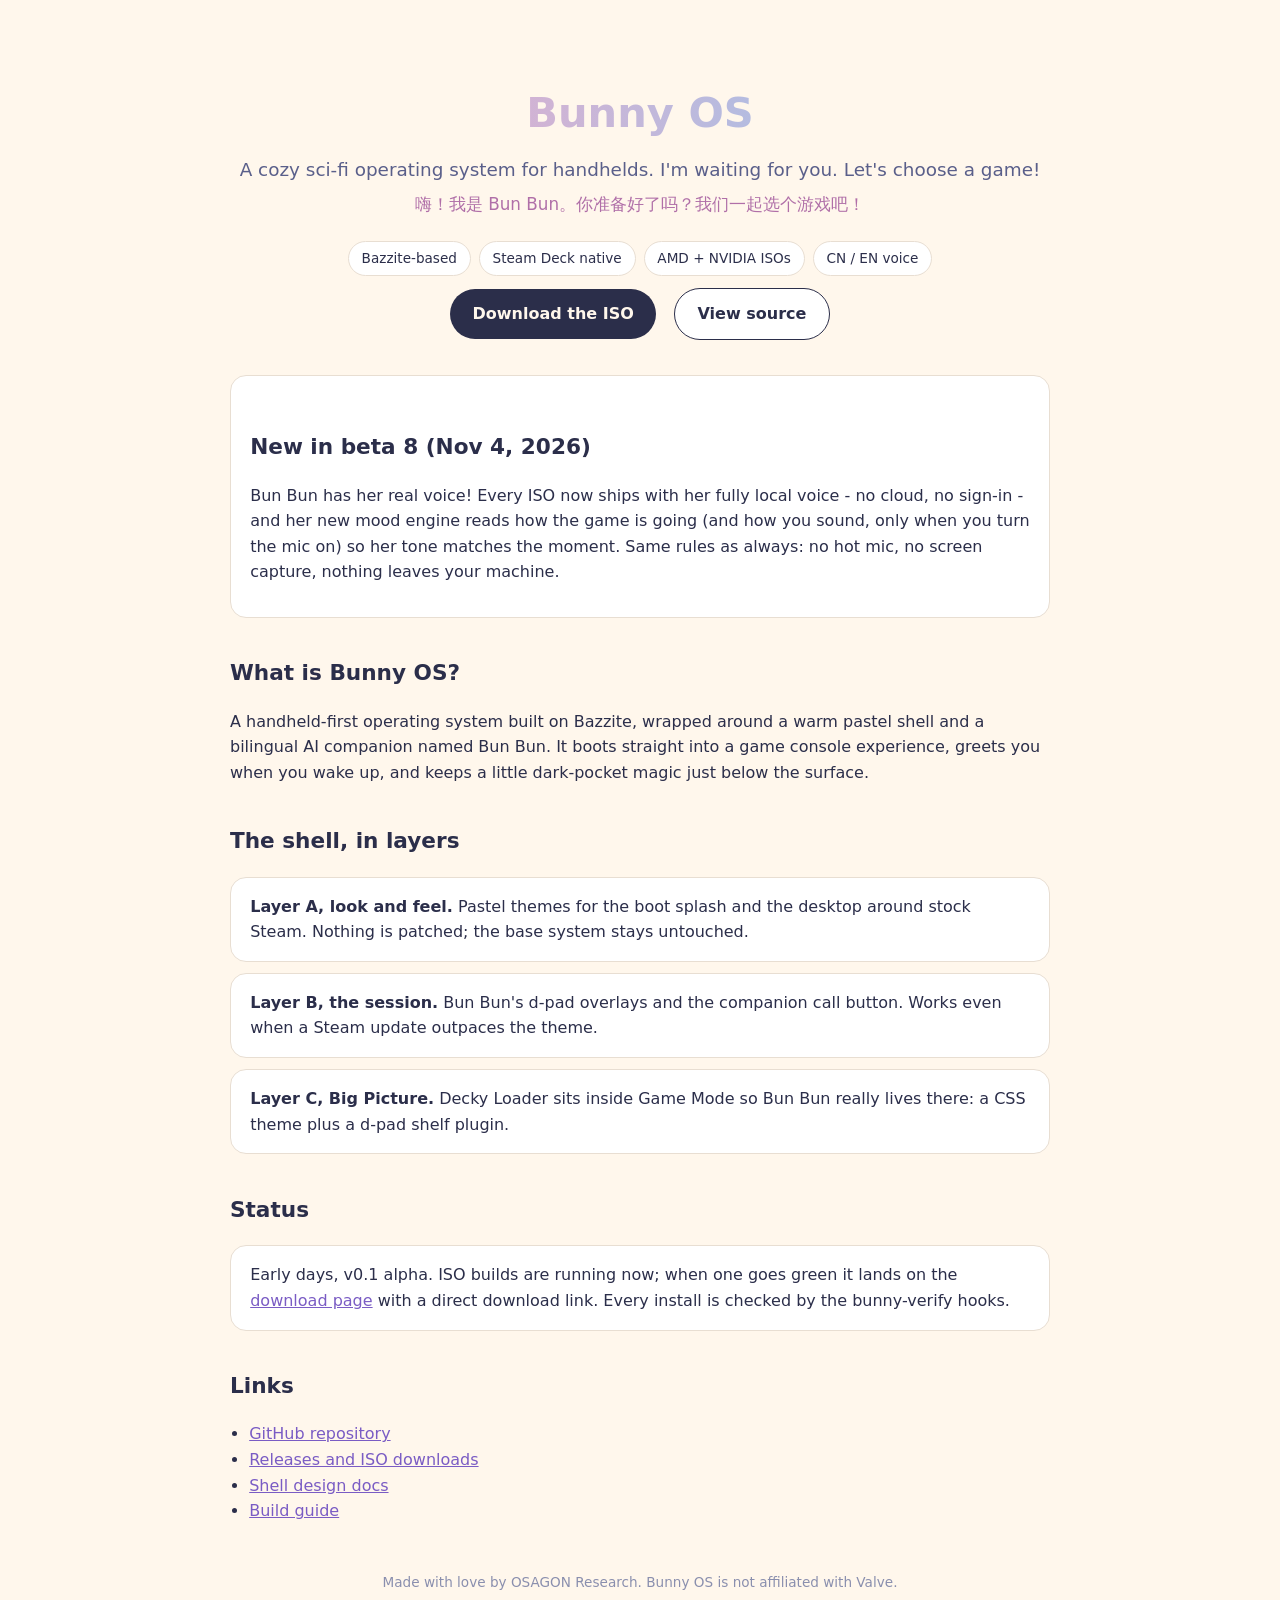
<file: index.html>
<!doctype html>
<html lang="en">
<head>
<meta charset="utf-8">
<meta name="viewport" content="width=device-width, initial-scale=1">
<title>Bunny OS</title>
<meta name="description" content="A cozy sci-fi operating system for handhelds, built on Bazzite.">
<style>
:root{--cream:#FFF7EC;--ink:#2B2E4A}
*{box-sizing:border-box}
body{margin:0;font-family:system-ui,-apple-system,'Segoe UI',sans-serif;background:var(--cream);color:var(--ink);line-height:1.6}
.wrap{max-width:860px;margin:0 auto;padding:2rem 1.25rem 4rem}
header{padding:2.5rem 0 1.5rem;text-align:center}
h1{font-size:2.6rem;margin:.2em 0;background:linear-gradient(90deg,#F7A8C4,#8FC7F0);-webkit-background-clip:text;background-clip:text;color:transparent}
.tagline{font-size:1.15rem;color:#5a5f8a;margin:.3em 0}
.cn{color:#b06fa8;font-size:1.05rem;margin-top:.4rem}
.badges{margin-top:1.2rem}
.badge{display:inline-block;margin:.25rem;padding:.35rem .8rem;border-radius:999px;background:#fff;border:1px solid #e8ded2;font-size:.85rem}
.btn{display:inline-block;margin:.5rem .4rem 0;padding:.75rem 1.4rem;border-radius:999px;background:var(--ink);color:var(--cream);text-decoration:none;font-weight:600}
.btn.ghost{background:#fff;color:var(--ink);border:1.5px solid var(--ink)}
h2{margin-top:2.4rem;font-size:1.35rem}
.card{background:#fff;border:1px solid #e8ded2;border-radius:16px;padding:1rem 1.2rem;margin:.7rem 0}
ul{margin:.4rem 0;padding-left:1.2rem}
a{color:#7a5cc4}
footer{margin-top:3rem;text-align:center;color:#8a8fae;font-size:.85rem}
</style>
</head>
<body>
<div class="wrap">
<header>
<h1>Bunny OS</h1>
<p class="tagline">A cozy sci-fi operating system for handhelds. I'm waiting for you. Let's choose a game!</p>
<p class="cn">嗨！我是 Bun Bun。你准备好了吗？我们一起选个游戏吧！</p>
<div class="badges"><span class="badge">Bazzite-based</span><span class="badge">Steam Deck native</span><span class="badge">AMD + NVIDIA ISOs</span><span class="badge">CN / EN voice</span></div>
<a class="btn" href="download.html">Download the ISO</a>
<a class="btn ghost" href="https://github.com/yrg8fn10/bunny-os">View source</a>
</header>
<div class="card">
<h2>New in beta 8 (Nov 4, 2026)</h2>
<p>Bun Bun has her real voice! Every ISO now ships with her fully local voice - no cloud, no sign-in - and her new mood engine reads how the game is going (and how you sound, only when you turn the mic on) so her tone matches the moment. Same rules as always: no hot mic, no screen capture, nothing leaves your machine.</p>
</div>

<h2>What is Bunny OS?</h2>
<p>A handheld-first operating system built on Bazzite, wrapped around a warm pastel shell and a bilingual AI companion named Bun Bun. It boots straight into a game console experience, greets you when you wake up, and keeps a little dark-pocket magic just below the surface.</p>
<h2>The shell, in layers</h2>
<div class="card"><b>Layer A, look and feel.</b> Pastel themes for the boot splash and the desktop around stock Steam. Nothing is patched; the base system stays untouched.</div>
<div class="card"><b>Layer B, the session.</b> Bun Bun's d-pad overlays and the companion call button. Works even when a Steam update outpaces the theme.</div>
<div class="card"><b>Layer C, Big Picture.</b> Decky Loader sits inside Game Mode so Bun Bun really lives there: a CSS theme plus a d-pad shelf plugin.</div>
<h2>Status</h2>
<div class="card">Early days, v0.1 alpha. ISO builds are running now; when one goes green it lands on the <a href="https://github.com/yrg8fn10/bunny-os/releases">download page</a> with a direct download link. Every install is checked by the bunny-verify hooks.</div>
<h2>Links</h2>
<ul>
<li><a href="https://github.com/yrg8fn10/bunny-os">GitHub repository</a></li>
<li><a href="https://github.com/yrg8fn10/bunny-os/releases">Releases and ISO downloads</a></li>
<li><a href="https://github.com/yrg8fn10/bunny-os/blob/main/docs/SHELL.md">Shell design docs</a></li>
<li><a href="https://github.com/yrg8fn10/bunny-os/blob/main/BUILD.md">Build guide</a></li>
</ul>
<footer>Made with love by OSAGON Research. Bunny OS is not affiliated with Valve.</footer>
</div>
</body>
</html>
</file>
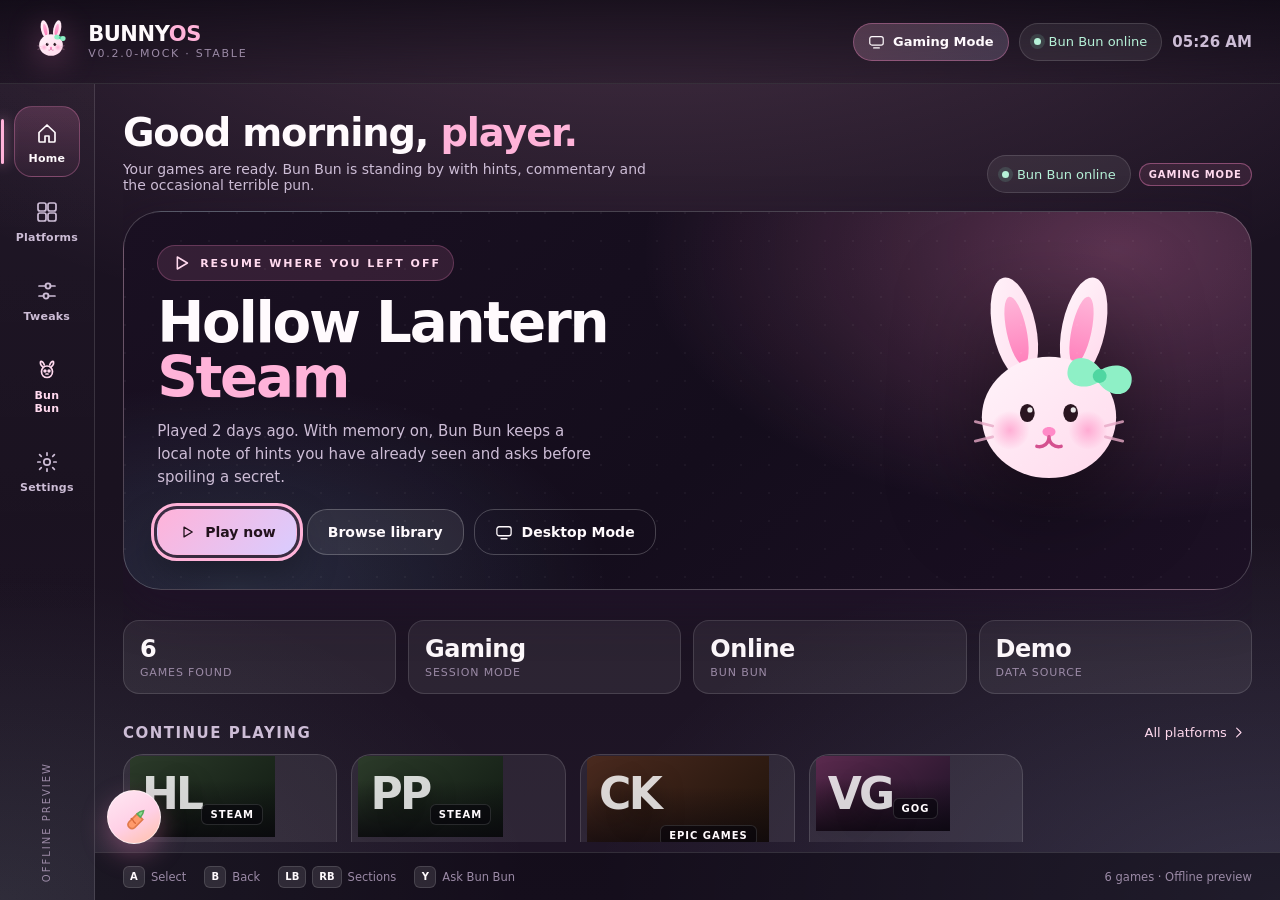
<file: control-panel/ui/index.html>
<!doctype html>
<html lang="en" data-theme="bunny">
<head>
  <meta charset="utf-8">
  <meta name="viewport" content="width=device-width, initial-scale=1, viewport-fit=cover">
  <meta name="color-scheme" content="dark">
  <meta name="description" content="Bunny OS Control Panel — controller-first gaming overlay">
  <title>Bunny OS — Control Panel</title>
  <link rel="icon" href="assets/bunny.svg" type="image/svg+xml">
  <link rel="stylesheet" href="css/base.css">
  <link rel="stylesheet" href="css/panel.css">
  <link rel="stylesheet" href="css/pastel.css">
</head>
<body>
  <div class="ambient" aria-hidden="true">
    <span class="blob blob--pink"></span>
    <span class="blob blob--mint"></span>
    <span class="blob blob--blue"></span>
    <span class="grain"></span>
  </div>

  <div id="app" class="app" data-mode="gaming" data-view="home">
    <header class="topbar">
      <div class="brand">
        <img class="brand__mark" src="assets/bunny.svg" alt="" width="44" height="44">
        <div class="brand__text">
          <span class="brand__name">Bunny<span>OS</span></span>
          <span class="brand__sub" id="build-label">Control Panel</span>
        </div>
      </div>

      <div class="topbar__meta">
        <button class="chip chip--mode" id="mode-chip" data-action="toggle-mode"
                data-focusable title="Switch session mode">
          <svg class="icon" aria-hidden="true"><use href="#i-mode"/></svg>
          <span id="mode-label">Gaming Mode</span>
        </button>
        <div class="chip chip--ghost" id="agent-chip" data-state="offline">
          <span class="dot"></span><span id="agent-label">Bun Bun offline</span>
        </div>
        <div class="clock" id="clock">--:--</div>
      </div>
    </header>

    <nav class="rail" aria-label="Sections">
      <button class="rail__item is-active" data-action="navigate" data-view="home" data-focusable>
        <svg class="icon" aria-hidden="true"><use href="#i-home"/></svg>
        <span>Home</span>
      </button>
      <button class="rail__item" data-action="navigate" data-view="platforms" data-focusable>
        <svg class="icon" aria-hidden="true"><use href="#i-grid"/></svg>
        <span>Platforms</span>
      </button>
      <button class="rail__item" data-action="navigate" data-view="tweaks" data-focusable>
        <svg class="icon" aria-hidden="true"><use href="#i-sliders"/></svg>
        <span>Tweaks</span>
      </button>
      <button class="rail__item rail__item--accent" data-action="navigate" data-view="bunbun" data-focusable>
        <svg class="icon" aria-hidden="true"><use href="#i-bunny"/></svg>
        <span>Bun Bun</span>
      </button>
      <button class="rail__item" data-action="navigate" data-view="settings" data-focusable>
        <svg class="icon" aria-hidden="true"><use href="#i-gear"/></svg>
        <span>Settings</span>
      </button>
      <div class="rail__spacer"></div>
      <div class="rail__hint" id="runtime-label">local-only</div>
    </nav>

    <main class="stage" id="stage">
      <section class="view" data-view-panel="home" aria-label="Home"></section>
      <section class="view" data-view-panel="platforms" aria-label="Platforms" hidden></section>
      <section class="view" data-view-panel="tweaks" aria-label="Tweaks" hidden></section>
      <section class="view" data-view-panel="bunbun" aria-label="Bun Bun" hidden></section>
      <section class="view" data-view-panel="settings" aria-label="Settings" hidden></section>
    </main>

    <footer class="hintbar" aria-hidden="true">
      <div class="hint"><kbd>A</kbd> Select</div>
      <div class="hint"><kbd>B</kbd> Back</div>
      <div class="hint"><kbd>LB</kbd><kbd>RB</kbd> Sections</div>
      <div class="hint"><kbd>Y</kbd> Ask Bun Bun</div>
      <div class="hint hint--right" id="hint-status">Offline preview</div>
    </footer>
  </div>

  <div id="toasts" class="toasts" role="status" aria-live="polite"></div>
  <div id="modal-root"></div>

  <!-- Carrot button: quick access. Also on LB+RB and the C key. -->
  <button class="carrot-button" type="button" data-action="quick-menu"
          title="Quick access (C, or LB+RB)" aria-label="Quick access">
    <svg viewBox="0 0 24 24" aria-hidden="true">
      <path d="M14.5 9.5 8 16a3.2 3.2 0 0 0 4.5 4.5L19 14z" fill="#ff9a6b" stroke="#e07a4a" stroke-width="1.3"/>
      <path d="M14.5 9.5c1.6-1.6 3.4-2.4 5.2-2.6-.2 1.8-1 3.6-2.6 5.2z" fill="#8bd88f" stroke="#57a95c" stroke-width="1.2"/>
      <path d="M9.8 13.2l1.6 1.6M11.6 15.6l1.5 1.4" stroke="#d9683a" stroke-width="1.1" stroke-linecap="round"/>
    </svg>
  </button>

  <noscript>
    <p style="padding:2rem;color:#fff">The Bunny OS Control Panel needs JavaScript.</p>
  </noscript>

  <svg class="sprite" aria-hidden="true" focusable="false">
    <symbol id="i-home" viewBox="0 0 24 24"><path d="M4 11.5 12 4l8 7.5V20a1 1 0 0 1-1 1h-5v-6H10v6H5a1 1 0 0 1-1-1z"/></symbol>
    <symbol id="i-grid" viewBox="0 0 24 24"><rect x="3" y="3" width="8" height="8" rx="2"/><rect x="13" y="3" width="8" height="8" rx="2"/><rect x="3" y="13" width="8" height="8" rx="2"/><rect x="13" y="13" width="8" height="8" rx="2"/></symbol>
    <symbol id="i-sliders" viewBox="0 0 24 24"><path d="M4 7h7M15 7h5M4 17h5M13 17h7"/><circle cx="13" cy="7" r="2.6"/><circle cx="11" cy="17" r="2.6"/></symbol>
    <symbol id="i-bunny" viewBox="0 0 24 24"><path d="M8 9c-1.8-1.2-3-3.4-2.4-5.5C7 3 8.6 4.7 9.3 7M16 9c1.8-1.2 3-3.4 2.4-5.5C17 3 15.4 4.7 14.7 7"/><path d="M6.5 13.5a5.5 5.5 0 0 1 11 0c0 3.6-2.4 6-5.5 6s-5.5-2.4-5.5-6Z"/><circle cx="10" cy="13" r=".9" fill="currentColor"/><circle cx="14" cy="13" r=".9" fill="currentColor"/><path d="M11 16h2"/></symbol>
    <symbol id="i-gear" viewBox="0 0 24 24"><circle cx="12" cy="12" r="3.2"/><path d="M12 2.8v2.4M12 18.8v2.4M4.6 4.6l1.7 1.7M17.7 17.7l1.7 1.7M2.8 12h2.4M18.8 12h2.4M4.6 19.4l1.7-1.7M17.7 6.3l1.7-1.7"/></symbol>
    <symbol id="i-play" viewBox="0 0 24 24"><path d="M8 5.5 19 12 8 18.5z"/></symbol>
    <symbol id="i-mode" viewBox="0 0 24 24"><rect x="2.5" y="5" width="19" height="12" rx="3"/><path d="M8 21h8"/></symbol>
    <symbol id="i-arrow" viewBox="0 0 24 24"><path d="M9 5l7 7-7 7"/></symbol>
    <symbol id="i-hint" viewBox="0 0 24 24"><path d="M12 3a6 6 0 0 0-3.6 10.8c.6.5.9 1.2.9 2V17h5.4v-1.2c0-.8.3-1.5.9-2A6 6 0 0 0 12 3Z"/><path d="M9.5 20h5"/></symbol>
    <symbol id="i-store" viewBox="0 0 24 24"><path d="M4 9h16l-1 11H5z"/><path d="M8 9V7a4 4 0 0 1 8 0v2"/></symbol>
    <symbol id="i-shield" viewBox="0 0 24 24"><path d="M12 3l7 3v6c0 4.2-2.9 7.7-7 9-4.1-1.3-7-4.8-7-9V6z"/><path d="M9 12l2 2 4-4"/></symbol>
    <symbol id="i-power" viewBox="0 0 24 24"><path d="M12 3v9"/><path d="M6.3 6.3a8 8 0 1 0 11.4 0"/></symbol>
    <symbol id="i-trash" viewBox="0 0 24 24"><path d="M4 7h16M9 7V5h6v2M6 7l1 13h10l1-13"/></symbol>
    <symbol id="i-moon" viewBox="0 0 24 24"><path d="M20 14.4A8.2 8.2 0 0 1 9.6 4a8.4 8.4 0 1 0 10.4 10.4z"/></symbol>
    <symbol id="i-refresh" viewBox="0 0 24 24"><path d="M20 12a8 8 0 1 1-2.4-5.7"/><path d="M20 4.5V10h-5.5"/></symbol>
    <symbol id="i-exit" viewBox="0 0 24 24"><path d="M15 4h3a1 1 0 0 1 1 1v14a1 1 0 0 1-1 1h-3"/><path d="M10 8l4 4-4 4M14 12H3"/></symbol>
  </svg>

  <script type="module" src="js/app.js"></script>
</body>
</html>
</file>
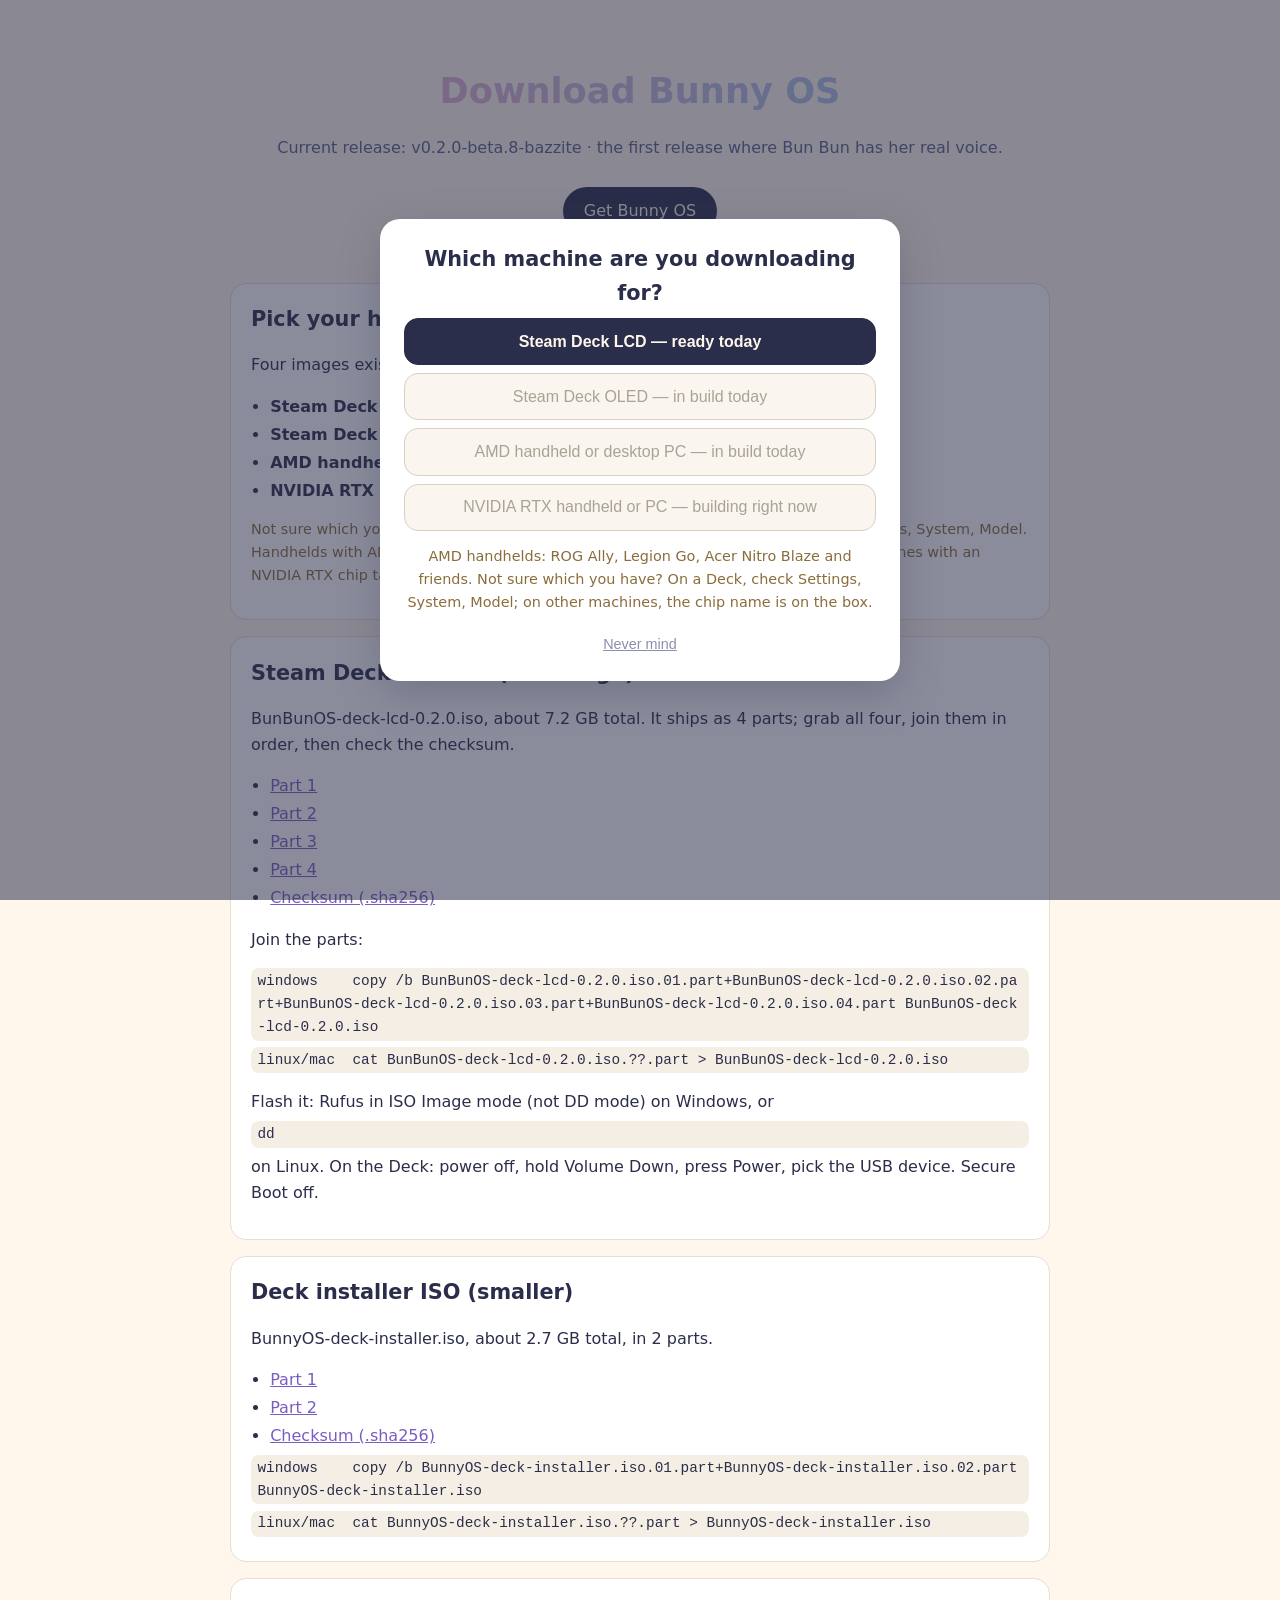
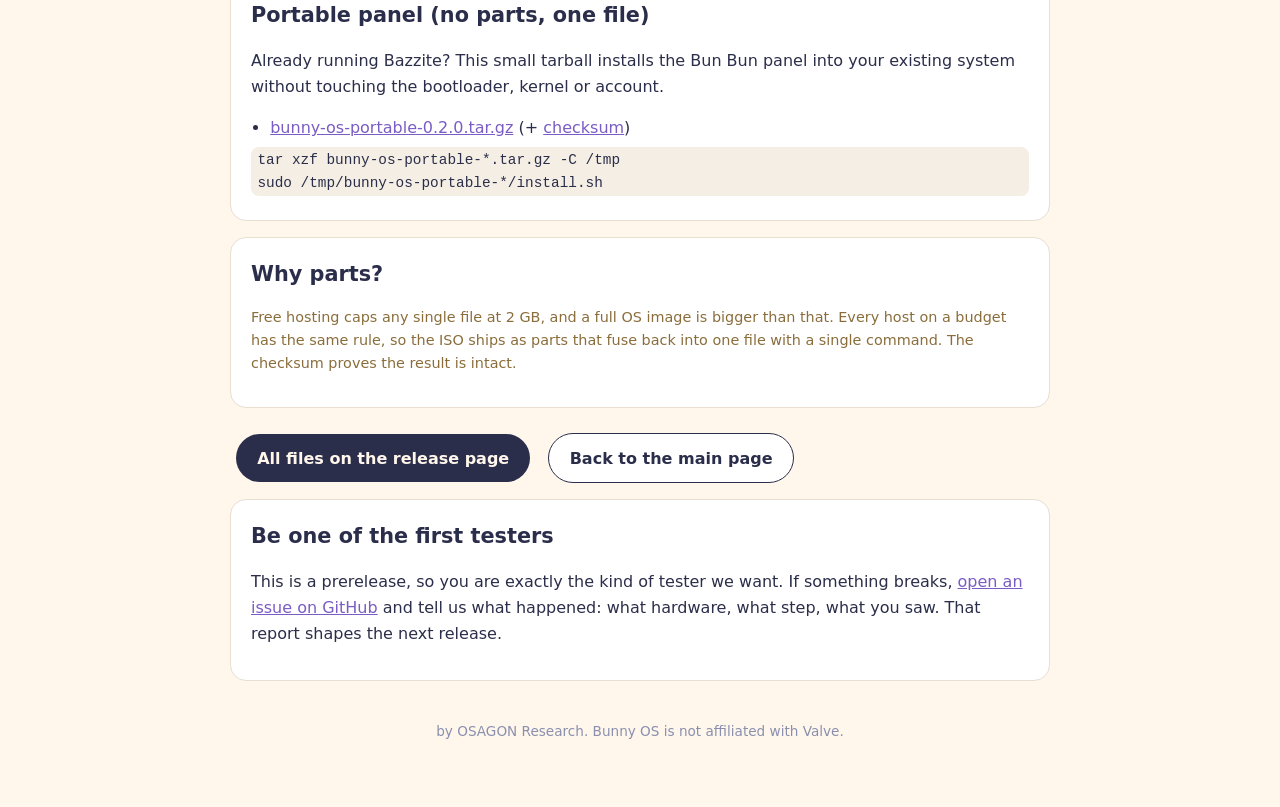
<file: download.html>
<!doctype html>
<html lang="en">
<head>
<meta charset="utf-8">
<meta name="viewport" content="width=device-width, initial-scale=1">
<title>Download Bunny OS</title>
<style>
:root{--cream:#FFF7EC;--ink:#2B2E4A}
*{box-sizing:border-box}
body{margin:0;font-family:system-ui,-apple-system,'Segoe UI',sans-serif;background:var(--cream);color:var(--ink);line-height:1.6}
.wrap{max-width:860px;margin:0 auto;padding:2rem 1.25rem 4rem}
header{padding:1.5rem 0 1rem;text-align:center}
h1{font-size:2.2rem;margin:.2em 0;background:linear-gradient(90deg,#F7A8C4,#8FC7F0);-webkit-background-clip:text;background-clip:text;color:transparent}
.sub{color:#5a5f8a}
.card{background:#fff;border:1px solid #e8ded2;border-radius:16px;padding:1.1rem 1.25rem;margin:1rem 0}
h2{margin:.1em 0 .3em;font-size:1.3rem}
ul{margin:.4rem 0;padding-left:1.2rem}
li{margin:.15rem 0}
code{background:#f4eee4;border-radius:8px;padding:.1rem .4rem;font-size:.9rem;display:block;white-space:pre-wrap;word-break:break-all;margin:.4rem 0}
.note{color:#8a6d3b;font-size:.9rem}
a{color:#7a5cc4}
.btn{display:inline-block;margin:.6rem .4rem 0;padding:.7rem 1.3rem;border-radius:999px;background:var(--ink);color:var(--cream);text-decoration:none;font-weight:600}
.btn.ghost{background:#fff;color:var(--ink);border:1.5px solid var(--ink)}
footer{margin-top:2.5rem;text-align:center;color:#8a8fae;font-size:.85rem}
.pick-overlay{position:fixed;inset:0;background:rgba(43,46,74,.55);display:flex;align-items:center;justify-content:center;padding:1rem;z-index:50}
.pick-box{background:#fff;border-radius:20px;max-width:520px;width:100%;padding:1.5rem;box-shadow:0 12px 40px rgba(43,46,74,.25);text-align:center}
.pick-box h2{margin-top:0}
button.pick{display:block;width:100%;margin:.5rem 0;padding:.85rem 1rem;border-radius:14px;border:1.5px solid var(--ink);background:#fff;color:var(--ink);font-weight:600;font-size:1rem;cursor:pointer}
button.pick:disabled{border-color:#d8cfc2;color:#a8a396;cursor:not-allowed;background:#faf6ef;font-weight:500}
button.pick.ready{background:var(--ink);color:var(--cream)}
button.close{background:none;border:none;color:#8a8fae;text-decoration:underline;cursor:pointer;margin-top:.4rem;font-size:.9rem}
button.btn{cursor:pointer;border:none;font:inherit}
</style>
</head>
<body>
<div class="wrap">
<header>
<h1>Download Bunny OS</h1>
<p class="sub">Current release: v0.2.0-beta.8-bazzite &middot; the first release where Bun Bun has her real voice.</p>
<p style="text-align:center"><button class="btn js-pick" type="button">Get Bunny OS</button></p>
</header>

<div class="card">
<h2>Pick your hardware</h2>
<p>Four images exist, one per machine type. Download the one that matches yours:</p>
<ul>
<li><b>Steam Deck LCD</b> - ready, download below.</li>
<li><b>Steam Deck OLED</b> - variant in build today.</li>
<li><b>AMD handheld or desktop PC</b> - variant in build today.</li>
<li><b>NVIDIA RTX handheld or PC</b> - in the works.</li>
</ul>
<p class="note">Not sure which you have? Steam Deck LCD and OLED look almost identical; check Settings, System, Model. Handhelds with AMD chips (most ROG Ally and Legion Go models) take the AMD image; ones with an NVIDIA RTX chip take the NVIDIA image.</p>
</div>

<div class="card" id="deck-lcd">
<h2>Steam Deck LCD ISO (full image)</h2>
<p>BunBunOS-deck-lcd-0.2.0.iso, about 7.2 GB total. It ships as 4 parts; grab all four, join them in order, then check the checksum.</p>
<ul>
<li><a href="https://github.com/yrg8fn10/bunny-os/releases/download/v0.2.0-beta.8-bazzite/BunBunOS-deck-lcd-0.2.0.iso.01.part">Part 1</a></li>
<li><a href="https://github.com/yrg8fn10/bunny-os/releases/download/v0.2.0-beta.8-bazzite/BunBunOS-deck-lcd-0.2.0.iso.02.part">Part 2</a></li>
<li><a href="https://github.com/yrg8fn10/bunny-os/releases/download/v0.2.0-beta.8-bazzite/BunBunOS-deck-lcd-0.2.0.iso.03.part">Part 3</a></li>
<li><a href="https://github.com/yrg8fn10/bunny-os/releases/download/v0.2.0-beta.8-bazzite/BunBunOS-deck-lcd-0.2.0.iso.04.part">Part 4</a></li>
<li><a href="https://github.com/yrg8fn10/bunny-os/releases/download/v0.2.0-beta.8-bazzite/BunBunOS-deck-lcd-0.2.0.iso.sha256">Checksum (.sha256)</a></li>
</ul>
<p>Join the parts:</p>
<code>windows    copy /b BunBunOS-deck-lcd-0.2.0.iso.01.part+BunBunOS-deck-lcd-0.2.0.iso.02.part+BunBunOS-deck-lcd-0.2.0.iso.03.part+BunBunOS-deck-lcd-0.2.0.iso.04.part BunBunOS-deck-lcd-0.2.0.iso</code>
<code>linux/mac  cat BunBunOS-deck-lcd-0.2.0.iso.??.part &gt; BunBunOS-deck-lcd-0.2.0.iso</code>
<p>Flash it: Rufus in ISO Image mode (not DD mode) on Windows, or <code>dd</code> on Linux. On the Deck: power off, hold Volume Down, press Power, pick the USB device. Secure Boot off.</p>
</div>

<div class="card" id="installer">
<h2>Deck installer ISO (smaller)</h2>
<p>BunnyOS-deck-installer.iso, about 2.7 GB total, in 2 parts.</p>
<ul>
<li><a href="https://github.com/yrg8fn10/bunny-os/releases/download/v0.2.0-beta.8-bazzite/BunnyOS-deck-installer.iso.01.part">Part 1</a></li>
<li><a href="https://github.com/yrg8fn10/bunny-os/releases/download/v0.2.0-beta.8-bazzite/BunnyOS-deck-installer.iso.02.part">Part 2</a></li>
<li><a href="https://github.com/yrg8fn10/bunny-os/releases/download/v0.2.0-beta.8-bazzite/BunnyOS-deck-installer.iso.sha256">Checksum (.sha256)</a></li>
</ul>
<code>windows    copy /b BunnyOS-deck-installer.iso.01.part+BunnyOS-deck-installer.iso.02.part BunnyOS-deck-installer.iso</code>
<code>linux/mac  cat BunnyOS-deck-installer.iso.??.part &gt; BunnyOS-deck-installer.iso</code>
</div>

<div class="card" id="portable">
<h2>Portable panel (no parts, one file)</h2>
<p>Already running Bazzite? This small tarball installs the Bun Bun panel into your existing system without touching the bootloader, kernel or account.</p>
<ul>
<li><a href="https://github.com/yrg8fn10/bunny-os/releases/download/v0.2.0-beta.8-bazzite/bunny-os-portable-0.2.0.tar.gz">bunny-os-portable-0.2.0.tar.gz</a> (+ <a href="https://github.com/yrg8fn10/bunny-os/releases/download/v0.2.0-beta.8-bazzite/bunny-os-portable-0.2.0.tar.gz.sha256">checksum</a>)</li>
</ul>
<code>tar xzf bunny-os-portable-*.tar.gz -C /tmp
sudo /tmp/bunny-os-portable-*/install.sh</code>
</div>

<div class="card">
<h2>Why parts?</h2>
<p class="note">Free hosting caps any single file at 2 GB, and a full OS image is bigger than that. Every host on a budget has the same rule, so the ISO ships as parts that fuse back into one file with a single command. The checksum proves the result is intact.</p>
</div>

<p><a class="btn" href="https://github.com/yrg8fn10/bunny-os/releases/tag/v0.2.0-beta.8-bazzite">All files on the release page</a>
<a class="btn ghost" href="/bunny-os/">Back to the main page</a></p>
<div class="card">
<h2>Be one of the first testers</h2>
<p>This is a prerelease, so you are exactly the kind of tester we want. If something breaks, <a href="https://github.com/yrg8fn10/bunny-os/issues">open an issue on GitHub</a> and tell us what happened: what hardware, what step, what you saw. That report shapes the next release.</p>
</div>

<div id="picker" class="pick-overlay" hidden>
<div class="pick-box">
<h2>Which machine are you downloading for?</h2>
<button class="pick ready" type="button" data-goto="deck-lcd">Steam Deck LCD &mdash; ready today</button>
<button class="pick" type="button" disabled>Steam Deck OLED &mdash; in build today</button>
<button class="pick" type="button" disabled>AMD handheld or desktop PC &mdash; in build today</button>
<button class="pick" type="button" disabled>NVIDIA RTX handheld or PC &mdash; building right now</button>
<p class="note">AMD handhelds: ROG Ally, Legion Go, Acer Nitro Blaze and friends. Not sure which you have? On a Deck, check Settings, System, Model; on other machines, the chip name is on the box.</p>
<button class="close" type="button">Never mind</button>
</div>
</div>
<script>
(function(){
  var ov = document.getElementById('picker');
  document.querySelectorAll('.js-pick').forEach(function(b){
    b.addEventListener('click', function(){ ov.hidden = false; });
  });
  ov.querySelectorAll('[data-goto]').forEach(function(b){
    b.addEventListener('click', function(){
      ov.hidden = true;
      var t = document.getElementById(b.getAttribute('data-goto'));
      if (t) t.scrollIntoView({behavior:'smooth'});
    });
  });
  ov.querySelector('.close').addEventListener('click', function(){ ov.hidden = true; });
})();
</script>
<footer> by OSAGON Research. Bunny OS is not affiliated with Valve.</footer>
</div>
</body>
</html>
</file>
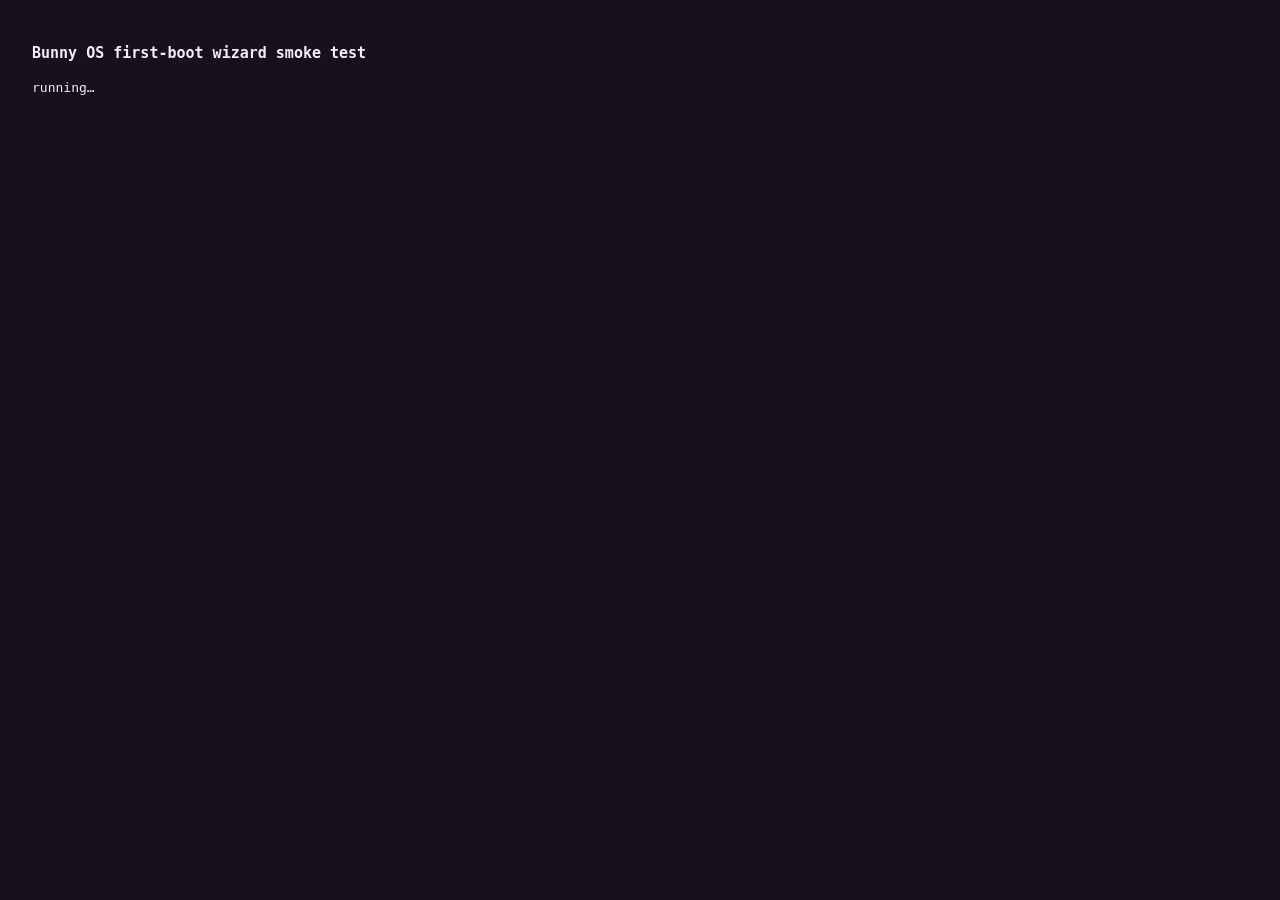
<file: tools/setup-smoke.html>
<!doctype html>
<html lang="en">
<head>
<meta charset="utf-8">
<title>setup smoke</title>
<style>
  body { font: 13px/1.5 monospace; background: #16111c; color: #f5eef8; padding: 24px; }
  .pass { color: #8ef0c6; } .fail { color: #ff8fa3; } h1 { font-size: 15px; }
  #wiz { position: fixed; left: -3000px; top: 0; width: 1280px; height: 800px; border: 0; }
</style>
</head>
<body>
<h1>Bunny OS first-boot wizard smoke test</h1>
<pre id="out">running…</pre>
<iframe id="wiz" title="wizard" src="../control-panel/ui/setup/index.html?mock=1"></iframe>
<script type="module">
/* End-to-end checks for the graphical first-boot wizard.
 *
 * The iframe is the real index.html + setup.js in `?mock=1` mode, so this
 * exercises the same DOM, focus navigation and step machine the Deck runs,
 * without a display manager or a root service.
 *
 *   python -m http.server 8900 --directory .
 *   msedge --headless=new --dump-dom http://127.0.0.1:8900/tools/setup-smoke.html
 *
 * The iframe is kept off-screen but laid out, so getBoundingClientRect() and
 * the geometric D-pad navigation see real geometry.
 */

const out = document.getElementById('out');
const lines = [];
let passed = 0;
let failed = 0;
const check = (ok, label, detail = '') => {
  if (ok) passed += 1; else failed += 1;
  lines.push(`${ok ? 'PASS' : 'FAIL'}  ${label}${detail ? `  (${detail})` : ''}`);
};
const report = () => {
  out.className = failed ? 'fail' : 'pass';
  out.textContent = `${failed ? 'FAIL' : 'PASS'} ${passed}/${passed + failed}\n\n${lines.join('\n')}`;
  document.title = `${failed ? 'FAIL' : 'PASS'} ${passed}/${passed + failed}`;
};

const wait = (ms) => new Promise((resolve) => setTimeout(resolve, ms));
async function waitFor(fn, label, timeout = 12000) {
  const start = Date.now();
  for (;;) {
    let value;
    try { value = await fn(); } catch { value = null; }
    if (value) return value;
    if (Date.now() - start > timeout) throw new Error(`timed out waiting for ${label}`);
    await wait(50);
  }
}

const frame = document.getElementById('wiz');
try {
  // A freshly created iframe already has a complete about:blank document, so a
  // readyState check is not enough: wait until the wizard URL is the one that
  // loaded, then re-read contentDocument (the first one is stale).
  await new Promise((resolve) => {
    const done = () => frame.contentDocument?.URL?.includes('setup/index.html');
    if (done()) return resolve();
    frame.addEventListener('load', () => (done() ? resolve() : null), { once: true });
    setTimeout(resolve, 8000);
  });

  const doc = () => frame.contentDocument;
  const api = await waitFor(() => frame.contentWindow.__BUNNY_SETUP__, 'wizard module');
  const win = frame.contentWindow;
  const $ = (id) => doc().getElementById(id);
  const step = () => $('step')?.dataset.step;
  const focused = () => doc().querySelector('#setup .is-focused');

  const key = (k) => doc().dispatchEvent(
    new win.KeyboardEvent('keydown', { key: k, bubbles: true, cancelable: true }));

  // --- 1. boots ------------------------------------------------------------
  check(api.mock === true, 'wizard starts against the deterministic mock backend');
  await waitFor(() => step() === 'welcome', 'welcome step');
  check(step() === 'welcome', 'first screen is Welcome', String(step()));
  check(api.state.steps.map((s) => s.id).join() === 'welcome,network,timezone,account,done',
    'step order is welcome → network → time → account → ready',
    api.state.steps.map((s) => s.id).join());

  // --- 2. identity is baked in, never a stale literal ----------------------
  check($('build-label').textContent.trim() === 'v0.2.0',
    'header shows the baked version', $('build-label').textContent.trim());
  check($('target-label').textContent.trim() === 'Steam Deck LCD',
    'header names the target device', $('target-label').textContent.trim());
  check(!doc().body.innerHTML.includes('0.1.0'), 'rendered page has no stale 0.1.0 literal');
  check(win.getComputedStyle($('wifi-dialog')).display === 'none',
    'Wi-Fi dialog is not painted before it opens',
    win.getComputedStyle($('wifi-dialog')).display);
  check(win.getComputedStyle($('keyboard')).display === 'none',
    'on-screen keyboard is not painted before it opens',
    win.getComputedStyle($('keyboard')).display);

  // --- 3. controller owns the screen from the first frame ------------------
  const first = await waitFor(() => focused(), 'initial focus');
  check(first === $('next'), 'focus starts on the primary action, not nowhere',
    first?.id || first?.textContent?.trim()?.slice(0, 20));
  check(first?.classList.contains('btn--primary'), 'the focused control is the primary button');

  // Enter on the focused button must advance: that is what the A button sends.
  const footerReachable = first === $('next');
  key('Enter');
  const movedToNetwork = await waitFor(() => step() === 'network', 'network step');
  check(footerReachable && movedToNetwork, 'A/Enter on the footer button advances the wizard');

  // --- 4. Wi-Fi list -------------------------------------------------------
  await waitFor(() => doc().querySelectorAll('.net').length >= 4, 'network cards');
  const cards = [...doc().querySelectorAll('.net')];
  check(cards.length >= 4, 'networks are listed as cards', String(cards.length));
  check(cards.every((c) => c.hasAttribute('data-focusable')),
    'every network card is reachable with the D-pad');
  check(cards.some((c) => c.textContent.includes('Bunny Hutch')), 'mock SSIDs rendered');
  check(!cards.every((c) => c.hasAttribute('disabled')), 'cards are not disabled');

  // D-pad from the Scan button must reach the other controls in the frame.
  const scan = doc().querySelector('[data-action="scan"]');
  scan.focus();
  key('ArrowDown');
  await wait(80);
  const afterDown = focused();
  check(Boolean(afterDown) && afterDown !== scan && afterDown.closest('#setup'),
    'D-pad moves focus off Scan into the step', afterDown?.className || 'none');
  check(afterDown === $('next') || afterDown?.classList.contains('btn'),
    'focus stays on a real control after moving', afterDown?.textContent?.trim()?.slice(0, 20));

  // --- 5. secured network opens the dialog + on-screen keyboard -----------
  cards.find((c) => c.textContent.includes('Bunny Hutch')).click();
  await waitFor(() => !$('wifi-dialog').hidden, 'Wi-Fi dialog');
  check(!$('wifi-dialog').hidden, 'tapping a secured network opens the join dialog');
  check(win.getComputedStyle($('wifi-dialog')).display !== 'none',
    'the open dialog is actually painted');
  check(!$('keyboard').hidden, 'the password field raises the on-screen keyboard');
  const keys = doc().querySelectorAll('#keyboard-rows [data-key]').length;
  check(keys >= 26, 'on-screen keyboard has a full letter row', String(keys));
  check(api.state.keyboard.target === $('wifi-password'),
    'keyboard types into the password field');
  check(doc().querySelectorAll('#keyboard-rows [data-key]').length > 0
    && [...doc().querySelectorAll('#keyboard-rows [data-key]')].some((k) => k.dataset.key === 'a'),
    'keyboard sends literal characters');

  // type a character, then B/Escape backs out of the keyboard only
  doc().querySelector('#keyboard-rows [data-key="a"]').click();
  check($('wifi-password').value === 'a', 'tapping a key appends to the field',
    $('wifi-password').value);
  key('Escape');
  await wait(60);
  check($('keyboard').hidden && !$('wifi-dialog').hidden,
    'B/Escape closes the keyboard before the dialog');

  // --- 6. join -------------------------------------------------------------
  $('wifi-password').value = 'carrotcake';
  $('wifi-join').click();
  await waitFor(() => api.state.network.status?.connected, 'Wi-Fi connect');
  check(api.state.network.status.ssid === 'Bunny Hutch', 'connect records the chosen SSID',
    api.state.network.status.ssid);
  // The status flips before the dialog closes and the step re-renders, so wait
  // for the wizard to finish the whole connect path before asserting.
  await waitFor(() => $('wifi-dialog').hidden && api.state.busy === false, 'dialog close');
  check($('wifi-dialog').hidden, 'dialog closes once the connection succeeds');
  check(doc().body.textContent.includes('Bunny Hutch'), 'network step reflects the connection');

  // --- 7. time zone --------------------------------------------------------
  $('next').click();
  await waitFor(() => step() === 'timezone', 'timezone step');
  await waitFor(() => doc().querySelectorAll('#zone-common [data-zone]').length > 3, 'zone grid');
  check(doc().querySelectorAll('#zone-common [data-zone]').length > 3,
    'common time zones are rendered as buttons');
  const clock = await waitFor(() => {
    const value = doc().querySelector('#clock-time')?.textContent || '';
    return value && value !== '--:--' ? value : '';
  }, 'clock preview').catch(() => '');
  check(/^\d{2}:\d{2}$/.test(clock), 'clock preview shows a live time', clock || '--:--');

  const search = $('zone-search');
  search.value = 'tokyo';
  search.dispatchEvent(new win.Event('input', { bubbles: true }));
  await wait(60);
  check(!$('zone-all-card').hidden, 'typing filters into the full zone list');
  const match = doc().querySelector('#zone-all [data-zone="Asia/Tokyo"]');
  check(Boolean(match), 'search finds Asia/Tokyo');
  match?.click();
  await waitFor(() => api.state.timezone.selected === 'Asia/Tokyo', 'zone selection');
  check(api.state.timezone.selected === 'Asia/Tokyo', 'selecting a zone records it',
    api.state.timezone.selected);

  $('next').click();
  const reachedAccount = await waitFor(() => step() === 'account', 'account step');
  check(reachedAccount && api.state.timezone.applied === 'Asia/Tokyo',
    'Continue applies the time zone before moving on', api.state.timezone.applied);

  // --- 8. account validation ----------------------------------------------
  await waitFor(() => $('acct-user'), 'account fields');
  check(Boolean($('acct-pass')) && Boolean($('acct-confirm')),
    'account step asks for a password and a confirmation');

  // The Deck's A button must be able to open the keyboard on a text field.
  // In lizard mode A arrives as Enter, which FocusNav leaves to the field.
  const nameCell = $('acct-name');
  nameCell.focus();
  nameCell.dispatchEvent(new win.KeyboardEvent('keydown',
    { key: 'Enter', bubbles: true, cancelable: true }));
  const raised = await waitFor(() => !$('keyboard').hidden, 'keyboard from Enter');
  check(raised && api.state.keyboard.target === nameCell,
    'A/Enter on an account field raises the on-screen keyboard');
  api.closeKeyboard();
  await wait(60);
  check($('keyboard').hidden, 'closing the keyboard leaves the wizard usable');

  $('acct-user').value = 'robin';
  $('acct-pass').value = 'short';
  $('acct-confirm').value = 'short';
  $('next').click();
  await wait(120);
  check(!$('acct-error').hidden, 'a short password is rejected inline');
  check(!api.state.account.created, 'nothing is created when validation fails');

  $('acct-pass').value = 'carrotcake9';
  $('acct-confirm').value = 'carrotcake9';
  $('next').click();
  await waitFor(() => api.state.account.created, 'account creation');
  check(api.state.account.username === 'robin', 'account is created with the chosen name',
    api.state.account.username);
  check(doc().body.textContent.includes('Welcome, robin'), 'account step confirms the new owner');
  check($('next').textContent.trim() === 'Continue', 'primary action becomes Continue',
    $('next').textContent.trim());
  check($('acct-error') === null || $('acct-error').hidden, 'no error is left on screen');

  // --- 9. ready screen and finish -----------------------------------------
  $('next').click();
  await waitFor(() => step() === 'done', 'ready step');
  const done = $('done-list')?.textContent || '';
  check(done.includes('Bunny Hutch') && done.includes('robin') && done.includes('Asia/'),
    'ready screen summarises network, account and clock', done.replace(/\s+/g, ' ').trim().slice(0, 80));
  check($('next').textContent.trim() === 'Start Gaming Mode',
    'final action starts Gaming Mode', $('next').textContent.trim());

  $('next').click();
  await waitFor(() => api.requests.includes('/api/finish'), 'finish call');
  check(api.requests.includes('/api/finish'), 'finish posts to /api/finish');
  await waitFor(() => $('toasts').textContent.includes('Setup complete'), 'finish');
  check($('toasts').textContent.includes('Setup complete'),
    'finish calls the setup service and reports success');
  check(api.state.busy === false, 'the wizard is not left stuck in a busy state');
  const expected = ['/api/connect', '/api/timezone', '/api/account', '/api/finish'];
  check(expected.every((path) => api.requests.includes(path)),
    'wizard only calls the endpoints bunny-setupd exposes',
    expected.filter((path) => !api.requests.includes(path)).join(',') || 'all present');

  // --- 10. touch layout ----------------------------------------------------
  const rect = $('next').getBoundingClientRect();
  check(rect.height >= 40 && rect.width >= 120,
    'primary action is a touch-sized target',
    `${Math.round(rect.width)}x${Math.round(rect.height)}`);

  const css = await (await fetch('../control-panel/ui/setup/setup.css')).text();
  check(css.includes('--focus'), 'styles define the focus ring');
  check(css.includes('@media'), 'styles adapt to the Deck panel');
  const html = await (await fetch('../control-panel/ui/setup/index.html')).text();
  check(html.includes('__BUNNY_SETUP_TOKEN__'),
    'template keeps the placeholder the service replaces');
  check(!html.includes('0.1.0') && !css.includes('0.1.0'),
    'no stale 0.1.0 literal in the shipped wizard assets');
  check(css.includes('[hidden] { display: none !important; }'),
    'hidden surfaces cannot be painted over the wizard');
} catch (err) {
  check(false, 'wizard smoke run', err && err.message ? err.message : String(err));
}
report();
</script>
</body>
</html>
</file>
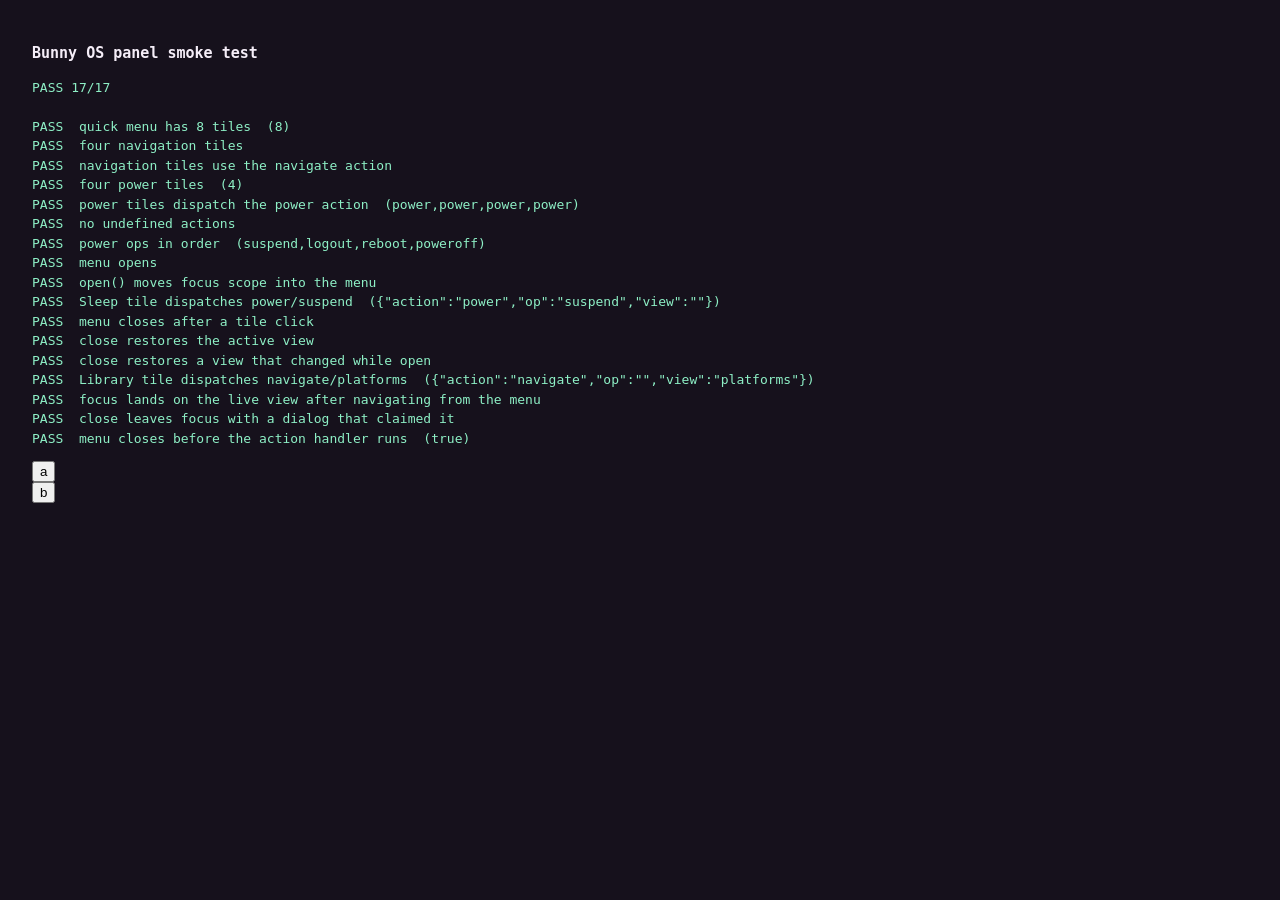
<file: tools/ui-smoke.html>
<!doctype html>
<html lang="en">
<head>
<meta charset="utf-8">
<title>ui smoke</title>
<style>
  body { font: 13px/1.5 monospace; background: #16111c; color: #f5eef8; padding: 24px; }
  .pass { color: #8ef0c6; } .fail { color: #ff8fa3; } h1 { font-size: 15px; }
</style>
</head>
<body>
<h1>Bunny OS panel smoke test</h1>
<pre id="out">running…</pre>
<script type="module">
/* Behavioural checks for the two bugs that the static verifier cannot see:
 * power tiles dispatching nothing, and the quick menu handing focus back to a
 * panel that is no longer on screen.
 *
 * The page is not shipped in the image; it is served from the repo root and
 * driven by headless Edge:
 *
 *   python -m http.server 8900 --directory .
 *   msedge --headless=new --dump-dom http://127.0.0.1:8900/tools/ui-smoke.html
 *
 * Results are written into #out and into document.title, so a plain DOM dump
 * is enough to read them. No node, no test runner.
 */
import { createQuickMenu } from '../control-panel/ui/js/quickmenu.js';

const out = document.getElementById('out');
const lines = [];
let passed = 0;
let failed = 0;

const check = (ok, label, detail = '') => {
  if (ok) passed += 1; else failed += 1;
  lines.push(`${ok ? 'PASS' : 'FAIL'}  ${label}${detail ? `  (${detail})` : ''}`);
};

const tick = () => new Promise((resolve) => setTimeout(resolve, 0));
const frame = () => new Promise((resolve) => requestAnimationFrame(() => resolve()));

// --- harness ---------------------------------------------------------------
const viewA = document.createElement('div');
const viewB = document.createElement('div');
viewA.innerHTML = '<button data-focusable>a</button>';
viewB.innerHTML = '<button data-focusable>b</button>';
document.body.append(viewA, viewB);

let activeView = viewA;
const viewEl = () => activeView;

const nav = {
  scope: document.body,
  scopes: [],
  refreshes: 0,
  setScope(el) { this.scope = el; this.scopes.push(el); this.refresh(); },
  refresh() { this.refreshes += 1; },
  move() {},
  activate() {},
};

// Mirrors app.js's delegated click handler closely enough to prove that the
// markup carries the action the real handler looks up.
const seen = [];
document.addEventListener('click', (event) => {
  const el = event.target.closest('[data-action]');
  if (el) seen.push({ action: el.dataset.action, op: el.dataset.op || '', view: el.dataset.view || '' });
});

const menu = createQuickMenu({ nav, viewEl });
const panel = menu.root.querySelector('.quickmenu__panel');

// --- 1. markup wiring ------------------------------------------------------
const tiles = [...menu.root.querySelectorAll('[data-focusable]')];
check(tiles.length === 8, 'quick menu has 8 tiles', String(tiles.length));

const navTiles = tiles.filter((t) => t.dataset.op === undefined && t.dataset.view);
check(navTiles.length === 4, 'four navigation tiles');
check(navTiles.every((t) => t.dataset.action === 'navigate'), 'navigation tiles use the navigate action');

const powerTiles = [...menu.root.querySelectorAll('[data-op]')];
check(powerTiles.length === 4, 'four power tiles', String(powerTiles.length));
check(powerTiles.every((t) => t.dataset.action === 'power'),
  'power tiles dispatch the power action',
  powerTiles.map((t) => t.dataset.action).join(','));
check(powerTiles.every((t) => t.dataset.action !== 'undefined'), 'no undefined actions');
check(powerTiles.map((t) => t.dataset.op).join() === 'suspend,logout,reboot,poweroff',
  'power ops in order', powerTiles.map((t) => t.dataset.op).join());

// --- 2. opening owns the D-pad --------------------------------------------
menu.open();
await frame();
check(!menu.root.hidden && menu.root.classList.contains('is-open'), 'menu opens');
check(nav.scope === panel, 'open() moves focus scope into the menu');

// --- 3. a tile click reaches the action map and closes the menu -----------
const sleepTile = powerTiles[0];
sleepTile.click();
await tick();
check(seen.length === 1 && seen[0].action === 'power' && seen[0].op === 'suspend',
  'Sleep tile dispatches power/suspend', JSON.stringify(seen[0] || null));
check(menu.root.hidden, 'menu closes after a tile click');

// --- 4. closing restores the *current* view, not the captured one --------
check(nav.scope === viewA, 'close restores the active view');
activeView = viewB;
menu.open();
menu.close();
check(nav.scope === viewB, 'close restores a view that changed while open');

// --- 5. navigation tiles carry their view -------------------------------
seen.length = 0;
menu.open();
menu.root.querySelector('[data-view="platforms"]').click();
await tick();
check(seen[0]?.action === 'navigate' && seen[0]?.view === 'platforms',
  'Library tile dispatches navigate/platforms', JSON.stringify(seen[0] || null));
check(nav.scope === viewB, 'focus lands on the live view after navigating from the menu');

// --- 6. a dialog that claims focus keeps it ------------------------------
const dialog = document.createElement('div');
menu.open();
nav.setScope(dialog);
menu.close();
check(nav.scope === dialog, 'close leaves focus with a dialog that claimed it');

// --- 7. the menu is already shut when the action handler runs -----------
let hiddenDuringAction = null;
document.addEventListener('click', () => { hiddenDuringAction = menu.root.hidden; });
menu.open();
menu.root.querySelector('[data-view="home"]').click();
check(hiddenDuringAction === true, 'menu closes before the action handler runs',
  String(hiddenDuringAction));

// --- report ----------------------------------------------------------------
out.className = failed ? 'fail' : 'pass';
out.textContent = `${failed ? 'FAIL' : 'PASS'} ${passed}/${passed + failed}\n\n${lines.join('\n')}`;
document.title = `${failed ? 'FAIL' : 'PASS'} ${passed}/${passed + failed}`;
</script>
</body>
</html>
</file>
<file: control-panel/ui/css/base.css>
/* Bunny OS Control Panel — foundation: tokens, reset, ambience, motion. */

:root {
  --pink: #ff8ac7;
  --pink-soft: #ffc2e2;
  --pink-deep: #d4518f;
  --mint: #8ef0c6;
  --blue: #8ecdf7;
  --lilac: #c7b3ff;
  --ink: #0a0710;
  --ink-2: #120c19;
  --paper: #fff6fb;
  --muted: #b9a8c4;
  --muted-2: #7f7189;
  --card: rgba(255, 255, 255, 0.055);
  --card-strong: rgba(255, 255, 255, 0.09);
  --line: rgba(255, 255, 255, 0.10);
  --line-strong: rgba(255, 255, 255, 0.18);
  --shadow: 0 22px 60px rgba(0, 0, 0, 0.45);
  --radius: 26px;
  --radius-sm: 16px;
  --pad: clamp(18px, 2.2vw, 34px);
  --ease: cubic-bezier(0.22, 0.9, 0.24, 1);
  --font: "Segoe UI Variable Display", "Segoe UI", Inter, "Noto Sans", system-ui, -apple-system, sans-serif;
}

* { box-sizing: border-box; }

html, body {
  height: 100%;
  margin: 0;
  background: var(--ink);
  color: var(--paper);
  font-family: var(--font);
  -webkit-font-smoothing: antialiased;
  text-rendering: optimizeLegibility;
}

body {
  overflow: hidden;
  overscroll-behavior: none;
  cursor: default;
}

button { font: inherit; color: inherit; background: none; border: 0; cursor: pointer; }
img, svg { display: block; }
h1, h2, h3, h4, p { margin: 0; }
kbd { font-family: inherit; }

.icon {
  width: 22px;
  height: 22px;
  fill: none;
  stroke: currentColor;
  stroke-width: 1.7;
  stroke-linecap: round;
  stroke-linejoin: round;
  flex: none;
}

.sprite { position: absolute; width: 0; height: 0; overflow: hidden; }

/* ---------------------------------------------------------------- ambience */
.ambient { position: fixed; inset: 0; overflow: hidden; pointer-events: none; z-index: 0; }
.ambient::after {
  content: "";
  position: absolute;
  inset: 0;
  background:
    radial-gradient(120% 80% at 50% -10%, rgba(255, 138, 199, 0.16), transparent 60%),
    radial-gradient(90% 70% at 100% 100%, rgba(142, 205, 247, 0.10), transparent 60%),
    linear-gradient(180deg, #0b0711 0%, #0a0710 55%, #0d0813 100%);
}

.blob {
  position: absolute;
  width: 46vw;
  height: 46vw;
  border-radius: 50%;
  filter: blur(90px);
  opacity: 0.35;
  animation: drift 26s var(--ease) infinite alternate;
}
.blob--pink { background: #ff69b4; top: -18vw; left: -8vw; }
.blob--mint { background: #4fe0a8; bottom: -22vw; right: -10vw; animation-delay: -9s; opacity: 0.18; }
.blob--blue { background: #5aa8ff; top: 30%; left: 55%; width: 30vw; height: 30vw; opacity: 0.12; animation-delay: -15s; }

.grain {
  position: absolute;
  inset: 0;
  opacity: 0.035;
  background-image: url("data:image/svg+xml,%3Csvg xmlns='http://www.w3.org/2000/svg' width='140' height='140'%3E%3Cfilter id='n'%3E%3CfeTurbulence type='fractalNoise' baseFrequency='0.8' numOctaves='3'/%3E%3C/filter%3E%3Crect width='140' height='140' filter='url(%23n)'/%3E%3C/svg%3E");
}

@keyframes drift {
  from { transform: translate3d(0, 0, 0) scale(1); }
  to   { transform: translate3d(4vw, 3vh, 0) scale(1.12); }
}

/* ------------------------------------------------------------------ motion */
@media (prefers-reduced-motion: reduce) {
  *, *::before, *::after {
    animation-duration: 0.001ms !important;
    animation-iteration-count: 1 !important;
    transition-duration: 0.001ms !important;
  }
}

::selection { background: var(--pink); color: #1a0712; }

/* Thin, controller-friendly scrollbars (Chromium kiosk + WebKitGTK). */
.scroll {
  overflow-y: auto;
  scrollbar-width: thin;
  scrollbar-color: rgba(255, 255, 255, 0.22) transparent;
  scroll-behavior: smooth;
}
.scroll::-webkit-scrollbar { width: 10px; }
.scroll::-webkit-scrollbar-thumb {
  background: rgba(255, 255, 255, 0.18);
  border-radius: 999px;
  border: 3px solid transparent;
  background-clip: content-box;
}
</file>
<file: control-panel/ui/css/panel.css>
/* Bunny OS Control Panel — layout and components. */

.app {
  position: relative;
  z-index: 1;
  height: 100dvh;
  display: grid;
  grid-template-columns: clamp(86px, 7.4vw, 116px) minmax(0, 1fr);
  grid-template-rows: 84px minmax(0, 1fr) 48px;
  grid-template-areas:
    "top  top"
    "rail stage"
    "rail hint";
}

/* ------------------------------------------------------------------ topbar */
.topbar {
  grid-area: top;
  display: flex;
  align-items: center;
  justify-content: space-between;
  gap: 20px;
  padding: 0 var(--pad);
  border-bottom: 1px solid var(--line);
  background: linear-gradient(180deg, rgba(12, 8, 18, 0.72), rgba(12, 8, 18, 0.18));
  backdrop-filter: blur(18px);
}

.brand { display: flex; align-items: center; gap: 14px; min-width: 0; }
.brand__mark {
  width: 46px; height: 46px;
  filter: drop-shadow(0 6px 16px rgba(255, 138, 199, 0.35));
}
.brand__text { display: flex; flex-direction: column; line-height: 1.05; }
.brand__name {
  font-size: 21px; font-weight: 800; letter-spacing: -0.02em;
  text-transform: uppercase;
}
.brand__name span { color: var(--pink); }
.brand__sub {
  font-size: 11px; letter-spacing: 0.16em; text-transform: uppercase;
  color: var(--muted-2); margin-top: 3px;
}

.topbar__meta { display: flex; align-items: center; gap: 10px; }

.chip {
  display: inline-flex; align-items: center; gap: 8px;
  height: 38px; padding: 0 14px;
  border-radius: 999px;
  border: 1px solid var(--line);
  background: var(--card);
  font-size: 13px; font-weight: 600;
  color: var(--paper);
  transition: border-color 0.18s var(--ease), background 0.18s var(--ease), transform 0.18s var(--ease);
}
.chip .icon { width: 17px; height: 17px; }
.chip--mode { border-color: rgba(255, 138, 199, 0.35); background: rgba(255, 138, 199, 0.10); }
.chip--mode:hover { background: rgba(255, 138, 199, 0.18); }
.chip--ghost { color: var(--muted); font-weight: 500; }
.chip--ghost .dot {
  width: 7px; height: 7px; border-radius: 50%;
  background: var(--muted-2);
  box-shadow: 0 0 0 4px rgba(255, 255, 255, 0.04);
}
.chip--ghost[data-state="online"] .dot { background: var(--mint); box-shadow: 0 0 0 4px rgba(142, 240, 198, 0.14); }
.chip--ghost[data-state="online"] { color: var(--mint); }

.clock {
  font-variant-numeric: tabular-nums;
  font-size: 15px; font-weight: 600; color: var(--muted);
  min-width: 58px; text-align: right;
}

/* -------------------------------------------------------------------- rail */
.rail {
  grid-area: rail;
  display: flex; flex-direction: column;
  align-items: stretch;
  gap: 8px;
  padding: 22px 14px 18px;
  border-right: 1px solid var(--line);
  background: linear-gradient(180deg, rgba(255, 255, 255, 0.022), transparent 70%);
}

.rail__item {
  position: relative;
  display: flex; flex-direction: column; align-items: center; gap: 7px;
  padding: 14px 6px 11px;
  border-radius: 18px;
  color: var(--muted);
  font-size: 11px; font-weight: 600; letter-spacing: 0.02em;
  border: 1px solid transparent;
  transition: color 0.18s var(--ease), background 0.18s var(--ease), border-color 0.18s var(--ease), transform 0.18s var(--ease);
}
.rail__item .icon { width: 24px; height: 24px; }
.rail__item:hover { color: var(--paper); background: var(--card); }
.rail__item.is-active {
  color: var(--paper);
  background: linear-gradient(180deg, rgba(255, 138, 199, 0.18), rgba(255, 138, 199, 0.05));
  border-color: rgba(255, 138, 199, 0.3);
}
.rail__item.is-active::before {
  content: ""; position: absolute; left: -14px; top: 18%;
  width: 3px; height: 64%; border-radius: 3px;
  background: var(--pink);
  box-shadow: 0 0 14px var(--pink);
}
.rail__item--accent { color: var(--pink-soft); }
.rail__spacer { flex: 1; }
.rail__hint {
  writing-mode: vertical-rl; transform: rotate(180deg);
  align-self: center;
  font-size: 10px; letter-spacing: 0.2em; text-transform: uppercase;
  color: var(--muted-2);
}

/* ------------------------------------------------------------------- stage */
.stage {
  grid-area: stage;
  min-width: 0;
  min-height: 0;
  padding: 26px var(--pad) 10px;
}
.view {
  height: 100%;
  overflow-y: auto;
  padding-bottom: 26px;
  animation: view-in 0.32s var(--ease);
  scrollbar-width: thin;
  scrollbar-color: rgba(255, 255, 255, 0.2) transparent;
}
.view[hidden] { display: none; }
.view::-webkit-scrollbar { width: 10px; }
.view::-webkit-scrollbar-thumb {
  background: rgba(255, 255, 255, 0.16); border-radius: 999px;
  border: 3px solid transparent; background-clip: content-box;
}
@keyframes view-in {
  from { opacity: 0; transform: translateY(10px); }
  to   { opacity: 1; transform: none; }
}

.view__head { display: flex; align-items: flex-end; justify-content: space-between; gap: 16px; margin-bottom: 18px; }
.view__title { font-size: clamp(26px, 3vw, 40px); font-weight: 800; letter-spacing: -0.03em; }
.view__title em { font-style: normal; color: var(--pink); }
.view__sub { color: var(--muted); font-size: 14px; margin-top: 6px; max-width: 60ch; }

.section { margin-top: 30px; }
.section__head { display: flex; align-items: center; justify-content: space-between; gap: 12px; margin-bottom: 12px; }
.section__title { font-size: 15px; font-weight: 700; letter-spacing: 0.1em; text-transform: uppercase; color: var(--muted); }
.section__link { font-size: 13px; color: var(--pink-soft); display: inline-flex; align-items: center; gap: 4px; }
.section__link .icon { width: 15px; height: 15px; }

/* -------------------------------------------------------------------- hero */
.hero {
  position: relative;
  display: grid;
  grid-template-columns: minmax(0, 1.35fr) minmax(220px, 0.65fr);
  gap: 24px;
  min-height: 268px;
  padding: clamp(22px, 2.6vw, 38px);
  border-radius: calc(var(--radius) + 8px);
  border: 1px solid var(--line-strong);
  background:
    radial-gradient(70% 120% at 88% 10%, rgba(255, 138, 199, 0.30), transparent 60%),
    radial-gradient(60% 100% at 10% 100%, rgba(142, 205, 247, 0.16), transparent 55%),
    linear-gradient(140deg, #1a1022, #140d1c 55%, #1c1024);
  box-shadow: var(--shadow);
  overflow: hidden;
}
.hero::after {
  content: ""; position: absolute; inset: 0;
  background: url("data:image/svg+xml,%3Csvg xmlns='http://www.w3.org/2000/svg' width='28' height='28'%3E%3Ccircle cx='1' cy='1' r='1' fill='%23ffffff' fill-opacity='0.05'/%3E%3C/svg%3E");
  pointer-events: none;
}
.hero__body { position: relative; z-index: 1; display: flex; flex-direction: column; justify-content: center; gap: 14px; }
.hero__eyebrow {
  display: inline-flex; align-items: center; gap: 8px; align-self: flex-start;
  font-size: 11px; letter-spacing: 0.18em; text-transform: uppercase; font-weight: 700;
  color: var(--pink-soft);
  padding: 6px 12px; border-radius: 999px;
  background: rgba(255, 138, 199, 0.12); border: 1px solid rgba(255, 138, 199, 0.24);
}
.hero__title { font-size: clamp(34px, 4.4vw, 58px); line-height: 0.98; font-weight: 850; letter-spacing: -0.04em; }
.hero__title span { display: block; color: var(--pink); }
.hero__text { color: var(--muted); font-size: 15px; line-height: 1.55; max-width: 46ch; }
.hero__actions { display: flex; flex-wrap: wrap; gap: 10px; margin-top: 6px; }

.hero__art { position: relative; display: flex; align-items: center; justify-content: center; }
.hero__art img { width: min(100%, 260px); filter: drop-shadow(0 26px 44px rgba(0, 0, 0, 0.5)); animation: bob 5.5s ease-in-out infinite; }
@keyframes bob {
  0%, 100% { transform: translateY(0) rotate(-1deg); }
  50%      { transform: translateY(-12px) rotate(1deg); }
}

/* ----------------------------------------------------------------- buttons */
.btn {
  display: inline-flex; align-items: center; justify-content: center; gap: 9px;
  min-height: 46px; padding: 0 20px;
  border-radius: 14px;
  border: 1px solid var(--line-strong);
  background: var(--card);
  font-size: 14px; font-weight: 700;
  transition: transform 0.16s var(--ease), background 0.16s var(--ease), border-color 0.16s var(--ease);
}
.btn:hover { background: var(--card-strong); border-color: rgba(255, 255, 255, 0.28); }
.btn .icon { width: 18px; height: 18px; }
.btn--primary {
  background: linear-gradient(180deg, var(--pink), var(--pink-deep));
  border-color: transparent;
  color: #240a17;
  box-shadow: 0 14px 32px rgba(212, 81, 143, 0.35);
}
.btn--primary:hover { filter: brightness(1.06); }
.btn--ghost { background: transparent; }
.btn--danger { border-color: rgba(255, 110, 110, 0.4); color: #ffb3b3; background: rgba(255, 90, 90, 0.1); }
.btn--sm { min-height: 36px; padding: 0 14px; font-size: 13px; border-radius: 11px; }
.btn[disabled] { opacity: 0.45; pointer-events: none; }

/* ------------------------------------------------------------------- cards */
.grid { display: grid; gap: 14px; }
.grid--games { grid-template-columns: repeat(auto-fill, minmax(196px, 1fr)); }
.grid--platforms { grid-template-columns: repeat(auto-fill, minmax(260px, 1fr)); }
.grid--tiles { grid-template-columns: repeat(auto-fill, minmax(240px, 1fr)); }

.game-card {
  position: relative;
  display: flex; flex-direction: column;
  border-radius: var(--radius-sm);
  border: 1px solid var(--line);
  background: var(--card);
  overflow: hidden;
  text-align: left;
  transition: transform 0.2s var(--ease), border-color 0.2s var(--ease), box-shadow 0.2s var(--ease);
}
.game-card:hover { transform: translateY(-3px); border-color: var(--line-strong); }
.game-card__art {
  position: relative;
  aspect-ratio: 16 / 9;
  display: flex; align-items: flex-end; justify-content: space-between;
  padding: 12px;
  background: var(--art, linear-gradient(140deg, #35203f, #1a1220));
  isolation: isolate;
}
.game-card__art::after {
  content: ""; position: absolute; inset: 0;
  background: linear-gradient(180deg, transparent 30%, rgba(8, 5, 12, 0.75));
  z-index: -1;
}
.game-card__mono {
  font-size: 44px; font-weight: 850; letter-spacing: -0.06em;
  color: rgba(255, 255, 255, 0.82);
  text-shadow: 0 10px 26px rgba(0, 0, 0, 0.45);
  align-self: flex-start;
}
.game-card__badge {
  font-size: 10px; font-weight: 700; letter-spacing: 0.1em; text-transform: uppercase;
  padding: 4px 8px; border-radius: 6px;
  background: rgba(8, 5, 12, 0.6); border: 1px solid var(--line);
  color: var(--paper);
}
.game-card__body { padding: 12px 14px 14px; display: flex; flex-direction: column; gap: 4px; }
.game-card__name { font-size: 14px; font-weight: 700; white-space: nowrap; overflow: hidden; text-overflow: ellipsis; }
.game-card__meta { font-size: 11px; color: var(--muted-2); letter-spacing: 0.03em; }

/* ------------------------------------------------------------------ panels */
.panel {
  border-radius: var(--radius);
  border: 1px solid var(--line);
  background: var(--card);
  padding: 20px;
}
.panel__title { font-size: 13px; font-weight: 700; letter-spacing: 0.1em; text-transform: uppercase; color: var(--muted); margin-bottom: 14px; }

.card-rows { display: flex; flex-direction: column; }
.row {
  display: flex; align-items: center; justify-content: space-between; gap: 18px;
  padding: 15px 0;
  border-bottom: 1px solid var(--line);
}
.row:last-child { border-bottom: 0; }
.row__label { display: flex; flex-direction: column; gap: 3px; }
.row__name { font-size: 14px; font-weight: 650; }
.row__desc { font-size: 12px; color: var(--muted-2); max-width: 52ch; line-height: 1.45; }
.row__control { flex: none; display: flex; align-items: center; gap: 10px; }

/* segmented control */
.seg {
  display: inline-flex; padding: 4px; gap: 2px;
  border-radius: 12px; background: rgba(0, 0, 0, 0.28); border: 1px solid var(--line);
}
.seg__opt {
  padding: 8px 13px; border-radius: 9px;
  font-size: 12px; font-weight: 650; color: var(--muted);
  transition: background 0.16s var(--ease), color 0.16s var(--ease);
}
.seg__opt:hover { color: var(--paper); }
.seg__opt.is-on { background: rgba(255, 138, 199, 0.2); color: var(--paper); box-shadow: inset 0 0 0 1px rgba(255, 138, 199, 0.35); }

/* switch */
.switch {
  position: relative; width: 54px; height: 30px; flex: none;
  border-radius: 999px; border: 1px solid var(--line-strong);
  background: rgba(0, 0, 0, 0.35);
  transition: background 0.2s var(--ease), border-color 0.2s var(--ease);
}
.switch::after {
  content: ""; position: absolute; top: 3px; left: 3px;
  width: 22px; height: 22px; border-radius: 50%;
  background: var(--muted); transition: transform 0.22s var(--ease), background 0.22s var(--ease);
}
.switch[aria-checked="true"] { background: rgba(142, 240, 198, 0.22); border-color: rgba(142, 240, 198, 0.5); }
.switch[aria-checked="true"]::after { transform: translateX(24px); background: var(--mint); }

/* range */
.range { display: flex; align-items: center; gap: 12px; min-width: 220px; }
.range input[type="range"] {
  -webkit-appearance: none; appearance: none;
  width: 170px; height: 6px; border-radius: 999px;
  background: linear-gradient(90deg, var(--pink) var(--fill, 50%), rgba(255, 255, 255, 0.14) var(--fill, 50%));
  outline: none;
}
.range input[type="range"]::-webkit-slider-thumb {
  -webkit-appearance: none; width: 20px; height: 20px; border-radius: 50%;
  background: var(--paper); border: 3px solid var(--pink);
  box-shadow: 0 4px 12px rgba(0, 0, 0, 0.4);
}
.range output { font-size: 13px; font-variant-numeric: tabular-nums; color: var(--muted); min-width: 52px; text-align: right; }

/* platform card */
.platform {
  display: flex; flex-direction: column; gap: 14px;
  padding: 18px;
  border-radius: var(--radius);
  border: 1px solid var(--line);
  background:
    radial-gradient(120% 100% at 100% 0%, var(--tint, rgba(255, 255, 255, 0.06)), transparent 60%),
    var(--card);
  transition: transform 0.2s var(--ease), border-color 0.2s var(--ease);
}
.platform:hover { transform: translateY(-3px); border-color: var(--line-strong); }
.platform__top { display: flex; align-items: center; justify-content: space-between; gap: 10px; }
.platform__logo {
  width: 44px; height: 44px; border-radius: 13px;
  display: grid; place-items: center;
  font-weight: 850; font-size: 18px; letter-spacing: -0.03em;
  background: rgba(255, 255, 255, 0.08); border: 1px solid var(--line-strong);
}
.platform__name { font-size: 17px; font-weight: 750; letter-spacing: -0.01em; }
.platform__desc { font-size: 12px; color: var(--muted-2); line-height: 1.5; min-height: 34px; }
.platform__foot { display: flex; align-items: center; justify-content: space-between; gap: 10px; margin-top: auto; }

.badge {
  font-size: 10px; font-weight: 700; letter-spacing: 0.09em; text-transform: uppercase;
  padding: 5px 9px; border-radius: 999px;
  border: 1px solid var(--line); color: var(--muted);
}
.badge--on { color: var(--mint); border-color: rgba(142, 240, 198, 0.4); background: rgba(142, 240, 198, 0.1); }
.badge--off { color: var(--muted-2); }
.badge--live { color: var(--pink-soft); border-color: rgba(255, 138, 199, 0.4); background: rgba(255, 138, 199, 0.1); }

/* bun bun */
.bunbun-hero {
  display: grid; grid-template-columns: auto minmax(0, 1fr); gap: 22px; align-items: center;
  padding: 24px;
  border-radius: calc(var(--radius) + 4px);
  border: 1px solid rgba(255, 138, 199, 0.25);
  background:
    radial-gradient(90% 120% at 0% 0%, rgba(255, 138, 199, 0.2), transparent 60%),
    linear-gradient(160deg, #1b1024, #150e1d);
}
.bunbun-hero__avatar {
  width: 132px; height: 132px; border-radius: 50%;
  display: grid; place-items: center;
  background: radial-gradient(circle at 35% 30%, #ffd4ea, #ff9ccd 55%, #d4518f);
  box-shadow: 0 18px 42px rgba(255, 138, 199, 0.28), inset 0 0 0 6px rgba(255, 255, 255, 0.14);
}
.bunbun-hero__avatar img { width: 88px; height: 88px; }
.bubble {
  position: relative;
  padding: 16px 18px;
  border-radius: 18px;
  background: rgba(255, 255, 255, 0.07);
  border: 1px solid var(--line-strong);
  font-size: 15px; line-height: 1.55;
}
.bubble::before {
  content: ""; position: absolute; left: -7px; top: 28px;
  width: 14px; height: 14px; transform: rotate(45deg);
  background: rgba(255, 255, 255, 0.07);
  border-left: 1px solid var(--line-strong); border-bottom: 1px solid var(--line-strong);
}
.bubble__name { font-size: 11px; letter-spacing: 0.16em; text-transform: uppercase; color: var(--pink-soft); font-weight: 700; margin-bottom: 6px; }

.stat-grid { display: grid; grid-template-columns: repeat(auto-fit, minmax(130px, 1fr)); gap: 12px; }
.stat {
  padding: 14px 16px; border-radius: 16px;
  background: var(--card); border: 1px solid var(--line);
}
.stat__value { font-size: 24px; font-weight: 800; letter-spacing: -0.02em; }
.stat__label { font-size: 11px; color: var(--muted-2); letter-spacing: 0.08em; text-transform: uppercase; margin-top: 3px; }

.note {
  display: flex; gap: 12px; align-items: flex-start;
  padding: 14px 16px; border-radius: 14px;
  border: 1px solid rgba(142, 205, 247, 0.24);
  background: rgba(142, 205, 247, 0.08);
  font-size: 12.5px; line-height: 1.55; color: #d8ebfa;
}
.note .icon { width: 18px; height: 18px; color: var(--blue); margin-top: 2px; }
.note--warn { border-color: rgba(255, 196, 120, 0.28); background: rgba(255, 196, 120, 0.08); color: #ffe3bb; }
.note--warn .icon { color: #ffc478; }

.kbd-list { display: flex; flex-wrap: wrap; gap: 8px; }
.kbd-list kbd {
  font-size: 11px; padding: 4px 8px; border-radius: 6px;
  border: 1px solid var(--line-strong); background: rgba(0, 0, 0, 0.25);
  color: var(--muted);
}

/* ------------------------------------------------------------------- hintbar */
.hintbar {
  grid-area: hint;
  display: flex; align-items: center; gap: 18px;
  padding: 0 var(--pad);
  border-top: 1px solid var(--line);
  color: var(--muted-2); font-size: 11.5px;
  background: rgba(10, 7, 16, 0.5);
}
.hint { display: inline-flex; align-items: center; gap: 6px; }
.hint kbd {
  display: inline-grid; place-items: center; min-width: 22px; height: 22px; padding: 0 6px;
  border-radius: 6px; background: rgba(255, 255, 255, 0.1);
  border: 1px solid var(--line); font-size: 10px; font-weight: 700; color: var(--paper);
}
.hint--right { margin-left: auto; color: var(--muted-2); }

/* --------------------------------------------------------------- focus ring */
[data-focusable] { outline: none; }
[data-focusable].is-focused,
[data-focusable]:focus-visible {
  outline: 3px solid var(--pink);
  outline-offset: 3px;
  box-shadow: 0 0 0 6px rgba(255, 138, 199, 0.12), 0 18px 40px rgba(0, 0, 0, 0.35);
  z-index: 2;
}
.rail__item.is-focused { transform: translateX(2px); }
.game-card.is-focused, .platform.is-focused { transform: translateY(-4px) scale(1.015); border-color: var(--pink); }
.seg__opt.is-focused { outline-offset: 1px; }

/* ------------------------------------------------------------------ toasts */
.toasts {
  position: fixed; right: 26px; bottom: 66px; z-index: 40;
  display: flex; flex-direction: column; gap: 10px; align-items: flex-end;
  pointer-events: none;
}
.toast {
  pointer-events: auto;
  display: flex; gap: 12px; align-items: flex-start;
  max-width: 380px;
  padding: 13px 16px;
  border-radius: 16px;
  border: 1px solid rgba(255, 138, 199, 0.3);
  background: rgba(26, 16, 34, 0.94);
  box-shadow: var(--shadow);
  animation: toast-in 0.28s var(--ease);
  font-size: 13px; line-height: 1.45;
}
.toast--bunbun { border-color: rgba(255, 138, 199, 0.45); background: linear-gradient(150deg, rgba(58, 26, 44, 0.96), rgba(26, 16, 34, 0.96)); }
.toast--warn { border-color: rgba(255, 196, 120, 0.45); }
.toast__avatar { width: 30px; height: 30px; border-radius: 50%; background: rgba(255, 138, 199, 0.2); display: grid; place-items: center; flex: none; }
.toast__avatar img { width: 24px; height: 24px; }
.toast__body strong { display: block; font-size: 11px; letter-spacing: 0.12em; text-transform: uppercase; color: var(--pink-soft); margin-bottom: 3px; }
.toast__close { color: var(--muted-2); font-size: 16px; line-height: 1; margin-left: auto; }
@keyframes toast-in { from { opacity: 0; transform: translateY(8px) scale(0.98); } to { opacity: 1; transform: none; } }

/* ------------------------------------------------------------------ modals */
.modal-backdrop {
  position: fixed; inset: 0; z-index: 50;
  display: grid; place-items: center;
  padding: 24px;
  background: rgba(6, 4, 10, 0.72);
  backdrop-filter: blur(10px);
  animation: fade-in 0.2s var(--ease);
}
@keyframes fade-in { from { opacity: 0; } to { opacity: 1; } }
.modal {
  width: min(560px, 100%);
  border-radius: 24px;
  border: 1px solid var(--line-strong);
  background: linear-gradient(160deg, #1c1125, #130c1b);
  box-shadow: var(--shadow);
  padding: 26px;
  animation: modal-in 0.24s var(--ease);
}
@keyframes modal-in { from { opacity: 0; transform: translateY(10px) scale(0.98); } to { opacity: 1; transform: none; } }
.modal__eyebrow { font-size: 11px; letter-spacing: 0.16em; text-transform: uppercase; color: var(--pink-soft); font-weight: 700; }
.modal__title { font-size: 24px; font-weight: 800; letter-spacing: -0.02em; margin: 8px 0 10px; }
.modal__text { font-size: 14px; line-height: 1.6; color: var(--muted); }
.modal__list { margin: 14px 0 0; padding-left: 18px; color: var(--muted); font-size: 13px; line-height: 1.7; }
.modal__actions { display: flex; justify-content: flex-end; gap: 10px; margin-top: 22px; }

/* ------------------------------------------------------------- empty states */
.empty {
  display: grid; place-items: center; gap: 12px;
  padding: 40px 22px;
  border-radius: var(--radius);
  border: 1px dashed var(--line-strong);
  color: var(--muted);
  text-align: center;
}
.empty img { width: 72px; opacity: 0.7; }
.empty p { font-size: 13px; max-width: 46ch; line-height: 1.55; }

/* --------------------------------------------------------------- responsive */
@media (max-width: 1080px) {
  .app { grid-template-columns: 84px minmax(0, 1fr); }
  .rail__item span { display: none; }
  .rail__item { padding: 16px 6px; }
  .hero { grid-template-columns: minmax(0, 1fr); }
  .hero__art { display: none; }
}
@media (max-width: 720px) {
  .app { grid-template-columns: 1fr; grid-template-areas: "top" "stage" "hint"; }
  .rail {
    position: fixed; z-index: 30; left: 50%; bottom: 58px; transform: translateX(-50%);
    flex-direction: row; border: 1px solid var(--line-strong); border-radius: 20px;
    background: rgba(18, 12, 25, 0.92); backdrop-filter: blur(16px);
    padding: 8px; gap: 4px;
  }
  .rail__item { padding: 10px; }
  .rail__item.is-active::before { display: none; }
  .rail__hint, .rail__spacer { display: none; }
  .topbar { padding: 0 16px; }
  .chip--ghost { display: none; }
  .view { padding-bottom: 92px; }
  .clock { display: none; }
  .hintbar { gap: 10px; }
  .hint:nth-child(n+3) { display: none; }
}

/* 720p handheld: tighten everything a notch. */
@media (max-height: 780px) {
  .app { grid-template-rows: 70px minmax(0, 1fr) 42px; }
  .hero { min-height: 220px; padding: 22px; }
  .hero__title { font-size: clamp(30px, 3.6vw, 46px); }
  .view { padding-bottom: 16px; }
}

/* --------------------------------------------------------------- additions */
.view__aside {
  display: flex; align-items: center; gap: 8px; flex-wrap: wrap; justify-content: flex-end;
}
.stack { display: flex; flex-direction: column; gap: 10px; }

.tile {
  display: flex; align-items: center; gap: 14px; width: 100%;
  padding: 14px 16px;
  border-radius: 16px;
  border: 1px solid var(--line);
  background: var(--card);
  color: var(--paper);
  text-align: left;
  font: inherit;
  transition: transform 0.18s var(--ease), border-color 0.18s var(--ease), background 0.18s var(--ease);
}
.tile:hover { transform: translateY(-2px); border-color: var(--line-strong); background: var(--card-strong); }
.tile__icon {
  width: 42px; height: 42px; flex: none; border-radius: 12px;
  display: grid; place-items: center;
  background: rgba(255, 138, 199, 0.12); color: var(--pink-soft);
  border: 1px solid rgba(255, 138, 199, 0.2);
}
.tile__icon .icon { width: 20px; height: 20px; }
.tile__body { display: flex; flex-direction: column; gap: 2px; flex: 1; min-width: 0; }
.tile__name { font-size: 14px; font-weight: 700; }
.tile__desc { font-size: 12px; color: var(--muted-2); line-height: 1.4; }
.tile--accent {
  border-color: rgba(255, 138, 199, 0.35);
  background: linear-gradient(140deg, rgba(255, 138, 199, 0.16), rgba(255, 138, 199, 0.04));
}

button.tile, button.platform, button.game-card { font: inherit; color: inherit; }
button.platform { text-align: left; }

.inline { display: flex; gap: 10px; align-items: center; flex-wrap: wrap; }

.field {
  display: flex; flex-direction: column; gap: 8px;
  margin-top: 16px; font-size: 12px; color: var(--muted);
}
.text-input {
  width: 100%; height: 46px; padding: 0 14px;
  border-radius: 12px; border: 1px solid var(--line-strong);
  background: rgba(0, 0, 0, 0.3); color: var(--paper);
  font: inherit; font-size: 14px;
}
.text-input::placeholder { color: var(--muted-2); }

.lobby { margin-top: 18px; padding-top: 18px; border-top: 1px solid var(--line); }
.lobby__head { display: flex; align-items: center; justify-content: space-between; gap: 10px; margin-bottom: 6px; }
.lobby > .btn { margin-top: 12px; }

.modal__list.audit { max-height: 280px; overflow: auto; font-size: 12px; }
.modal__list.audit code { word-break: break-all; color: var(--muted); }
.footer-note { margin-top: 26px; font-size: 11px; color: var(--muted-2); text-align: center; line-height: 1.6; }
.row--stack { flex-direction: column; align-items: stretch; }
.row--stack .row__control { align-self: flex-start; }
</file>
<file: control-panel/ui/css/pastel.css>
/* Bunny OS pastel skin.
 *
 * Loaded after panel.css so it only retunes tokens and adds the components
 * introduced by the redesign (carrot button, quick menu, Bun Bun companion).
 * The base stays a dark plum rather than a white sheet: the panel is read on a
 * 7" Deck screen in a dim room, and a light background would halve contrast on
 * the existing cards. "Pastel" here is the accent palette, the softness of the
 * shadows and the roundness, not a white page.
 */

:root {
  --pink: #ffb3d9;
  --pink-soft: #ffd9ee;
  --pink-deep: #e07aae;
  --mint: #b6f2d8;
  --blue: #bcdcff;
  --lilac: #d9ccff;
  --peach: #ffd9c2;
  --ink: #1a1220;
  --ink-2: #221a2b;
  --paper: #fffafd;
  --muted: #cdbdd6;
  --muted-2: #9b8aa6;
  --card: rgba(255, 255, 255, 0.07);
  --card-strong: rgba(255, 255, 255, 0.115);
  --line: rgba(255, 255, 255, 0.13);
  --line-strong: rgba(255, 255, 255, 0.22);
  --shadow: 0 18px 48px rgba(38, 18, 48, 0.45);
  --radius: 30px;
  --radius-sm: 20px;
  --pastel-glow: 0 0 0 1px rgba(255, 255, 255, 0.07), 0 14px 34px rgba(90, 40, 90, 0.28);
}

.ambient::after {
  background:
    radial-gradient(120% 80% at 50% -10%, rgba(255, 179, 217, 0.20), transparent 62%),
    radial-gradient(90% 70% at 100% 100%, rgba(188, 220, 255, 0.14), transparent 60%),
    radial-gradient(70% 60% at 0% 100%, rgba(182, 242, 216, 0.10), transparent 60%),
    linear-gradient(180deg, #1b1222 0%, #1a1220 55%, #201628 100%);
}

/* Softer, rounder surfaces for anything that already exists. */
.card,
.panel,
.tile,
.chip,
.btn {
  border-radius: var(--radius-sm);
}

.btn--primary {
  background: linear-gradient(135deg, var(--pink) 0%, var(--lilac) 100%);
  color: #22121c;
}

.chip--mode {
  background: linear-gradient(135deg, rgba(255, 179, 217, 0.22), rgba(217, 204, 255, 0.18));
}

.is-focused {
  box-shadow: var(--pastel-glow);
}

/* ------------------------------------------------------------ carrot button */
.carrot-button {
  position: fixed;
  /* Clear of the rail and of its vertical runtime label. */
  left: calc(clamp(86px, 7.4vw, 116px) + 12px);
  bottom: 56px;
  z-index: 60;
  width: 54px;
  height: 54px;
  display: grid;
  place-items: center;
  border-radius: 50%;
  background: linear-gradient(150deg, #ffe8f3 0%, #ffd0e6 55%, #ffc0a8 100%);
  border: 1px solid rgba(255, 255, 255, 0.55);
  box-shadow: 0 10px 26px rgba(224, 122, 174, 0.38);
  transition: transform 160ms var(--ease), box-shadow 160ms var(--ease);
  pointer-events: auto;
}
.carrot-button:hover,
.carrot-button.is-focused {
  transform: translateY(-2px) scale(1.05);
  box-shadow: 0 14px 30px rgba(224, 122, 174, 0.5);
}
.carrot-button:active { transform: scale(0.96); }
.carrot-button svg { width: 30px; height: 30px; }

/* ------------------------------------------------------------- quick menu */
.quickmenu {
  position: fixed;
  inset: 0;
  z-index: 80;
  display: grid;
  place-items: center;
  background: rgba(18, 10, 24, 0.55);
  backdrop-filter: blur(14px) saturate(120%);
  opacity: 0;
  transition: opacity 180ms var(--ease);
}
.quickmenu[hidden] { display: none; }
.quickmenu.is-open { opacity: 1; }

.quickmenu__panel {
  width: min(760px, 88vw);
  padding: clamp(18px, 2.4vw, 28px);
  border-radius: 34px;
  background:
    linear-gradient(160deg, rgba(255, 255, 255, 0.10), rgba(255, 255, 255, 0.045)),
    rgba(34, 24, 42, 0.92);
  border: 1px solid rgba(255, 255, 255, 0.16);
  box-shadow: 0 30px 80px rgba(20, 8, 28, 0.6);
  transform: translateY(10px) scale(0.985);
  transition: transform 200ms var(--ease);
}
.quickmenu.is-open .quickmenu__panel { transform: none; }

.quickmenu__title {
  display: flex;
  align-items: center;
  gap: 10px;
  font-size: 1.05rem;
  letter-spacing: 0.01em;
  color: var(--pink-soft);
  margin-bottom: 14px;
}
.quickmenu__title svg { width: 22px; height: 22px; }

.quickmenu__grid {
  display: grid;
  grid-template-columns: repeat(4, 1fr);
  gap: 12px;
}

.quickmenu__tile {
  display: flex;
  flex-direction: column;
  align-items: center;
  justify-content: center;
  gap: 8px;
  min-height: 92px;
  padding: 14px 10px;
  border-radius: 22px;
  background: rgba(255, 255, 255, 0.065);
  border: 1px solid rgba(255, 255, 255, 0.10);
  color: var(--paper);
  text-align: center;
  font-size: 0.88rem;
  transition: background 140ms var(--ease), transform 140ms var(--ease);
}
.quickmenu__tile svg { width: 26px; height: 26px; }
.quickmenu__tile:hover,
.quickmenu__tile.is-focused {
  background: linear-gradient(150deg, rgba(255, 179, 217, 0.30), rgba(217, 204, 255, 0.24));
  transform: translateY(-2px);
}

.quickmenu__section {
  margin-top: 16px;
  padding-top: 14px;
  border-top: 1px solid rgba(255, 255, 255, 0.10);
}
.quickmenu__section h3 {
  font-size: 0.76rem;
  font-weight: 600;
  letter-spacing: 0.12em;
  text-transform: uppercase;
  color: var(--muted-2);
  margin-bottom: 10px;
}
.quickmenu__section .quickmenu__grid { grid-template-columns: repeat(4, 1fr); }
.quickmenu__tile--danger { color: #ffd6e6; }
.quickmenu__tile--danger:hover,
.quickmenu__tile--danger.is-focused {
  background: linear-gradient(150deg, rgba(255, 138, 170, 0.32), rgba(255, 179, 217, 0.20));
}

/* ---------------------------------------------------- Bun Bun companion */
.companion {
  position: fixed;
  right: 16px;
  bottom: 58px;
  z-index: 55;
  display: flex;
  align-items: flex-end;
  gap: 10px;
  pointer-events: none;
  transition: opacity 260ms var(--ease), transform 260ms var(--ease);
}
.companion[hidden] { display: none; }
.companion.is-away { opacity: 0; transform: translateY(14px); }

.companion__bubble {
  max-width: 240px;
  padding: 10px 14px;
  border-radius: 18px 18px 6px 18px;
  background: rgba(255, 250, 253, 0.96);
  color: #3a2338;
  font-size: 0.82rem;
  line-height: 1.35;
  box-shadow: 0 12px 28px rgba(30, 12, 40, 0.35);
  opacity: 0;
  transform: translateY(6px) scale(0.96);
  transition: opacity 180ms var(--ease), transform 180ms var(--ease);
}
.companion__bubble.is-visible { opacity: 1; transform: none; }

.companion__avatar {
  position: relative;
  width: 80px;
  height: 80px;
  border-radius: 26px;
  display: grid;
  place-items: center;
  background: radial-gradient(120% 120% at 30% 20%, #ffe6f2 0%, #ffd0e6 55%, #f7b7d8 100%);
  border: 1px solid rgba(255, 255, 255, 0.6);
  box-shadow: 0 14px 30px rgba(60, 20, 60, 0.35);
  animation: companion-breathe 4.2s ease-in-out infinite;
}
.companion__avatar img { width: 64px; height: 64px; }

/* Emotes are deliberately small motion, not a full character rig: a handheld
 * GPU is busy running a game, and this overlay must cost nothing. */
.companion__avatar[data-emote="hop"] { animation: companion-hop 620ms var(--ease) 2; }
.companion__avatar[data-emote="wave"] { animation: companion-wave 720ms var(--ease) 2; }
.companion__avatar[data-emote="think"] { animation: companion-tilt 1100ms var(--ease) 1; }
.companion__avatar[data-emote="cheer"] { animation: companion-hop 420ms var(--ease) 3; }

@keyframes companion-breathe {
  0%, 100% { transform: translateY(0); }
  50% { transform: translateY(-3px); }
}
@keyframes companion-hop {
  0%, 100% { transform: translateY(0); }
  40% { transform: translateY(-12px) rotate(-2deg); }
  70% { transform: translateY(-3px) rotate(1deg); }
}
@keyframes companion-wave {
  0%, 100% { transform: rotate(0); }
  30% { transform: rotate(-8deg); }
  60% { transform: rotate(8deg); }
}
@keyframes companion-tilt {
  0%, 100% { transform: rotate(0); }
  50% { transform: rotate(-6deg) translateY(-2px); }
}

/* The companion is scenery: it must never take controller focus, so the only
 * interactive part is a small pointer target. */
.companion__open {
  position: absolute;
  inset: 0;
  border-radius: inherit;
  pointer-events: auto;
  background: transparent;
}

@media (max-width: 720px) {
  .quickmenu__grid,
  .quickmenu__section .quickmenu__grid { grid-template-columns: repeat(2, 1fr); }
  .companion__avatar { width: 72px; height: 72px; }
  .companion__avatar img { width: 52px; height: 52px; }
}
</file>
